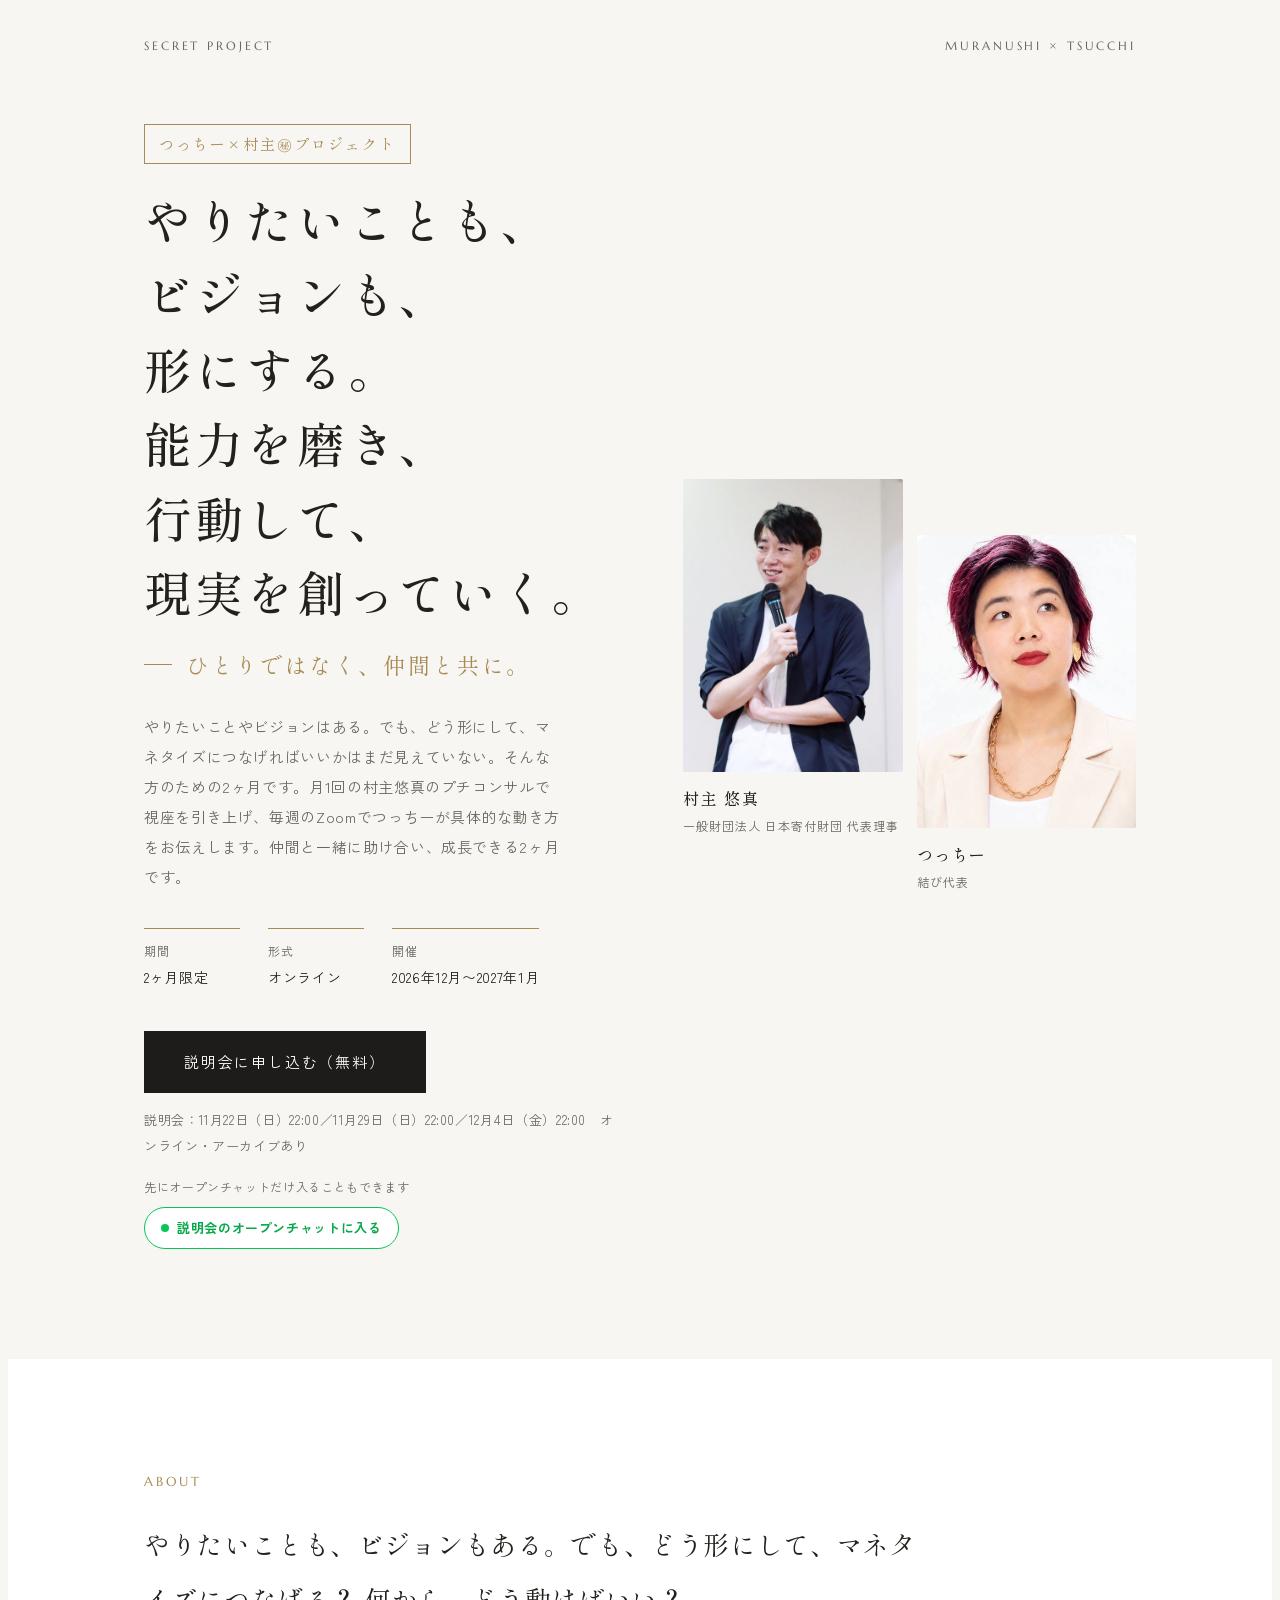
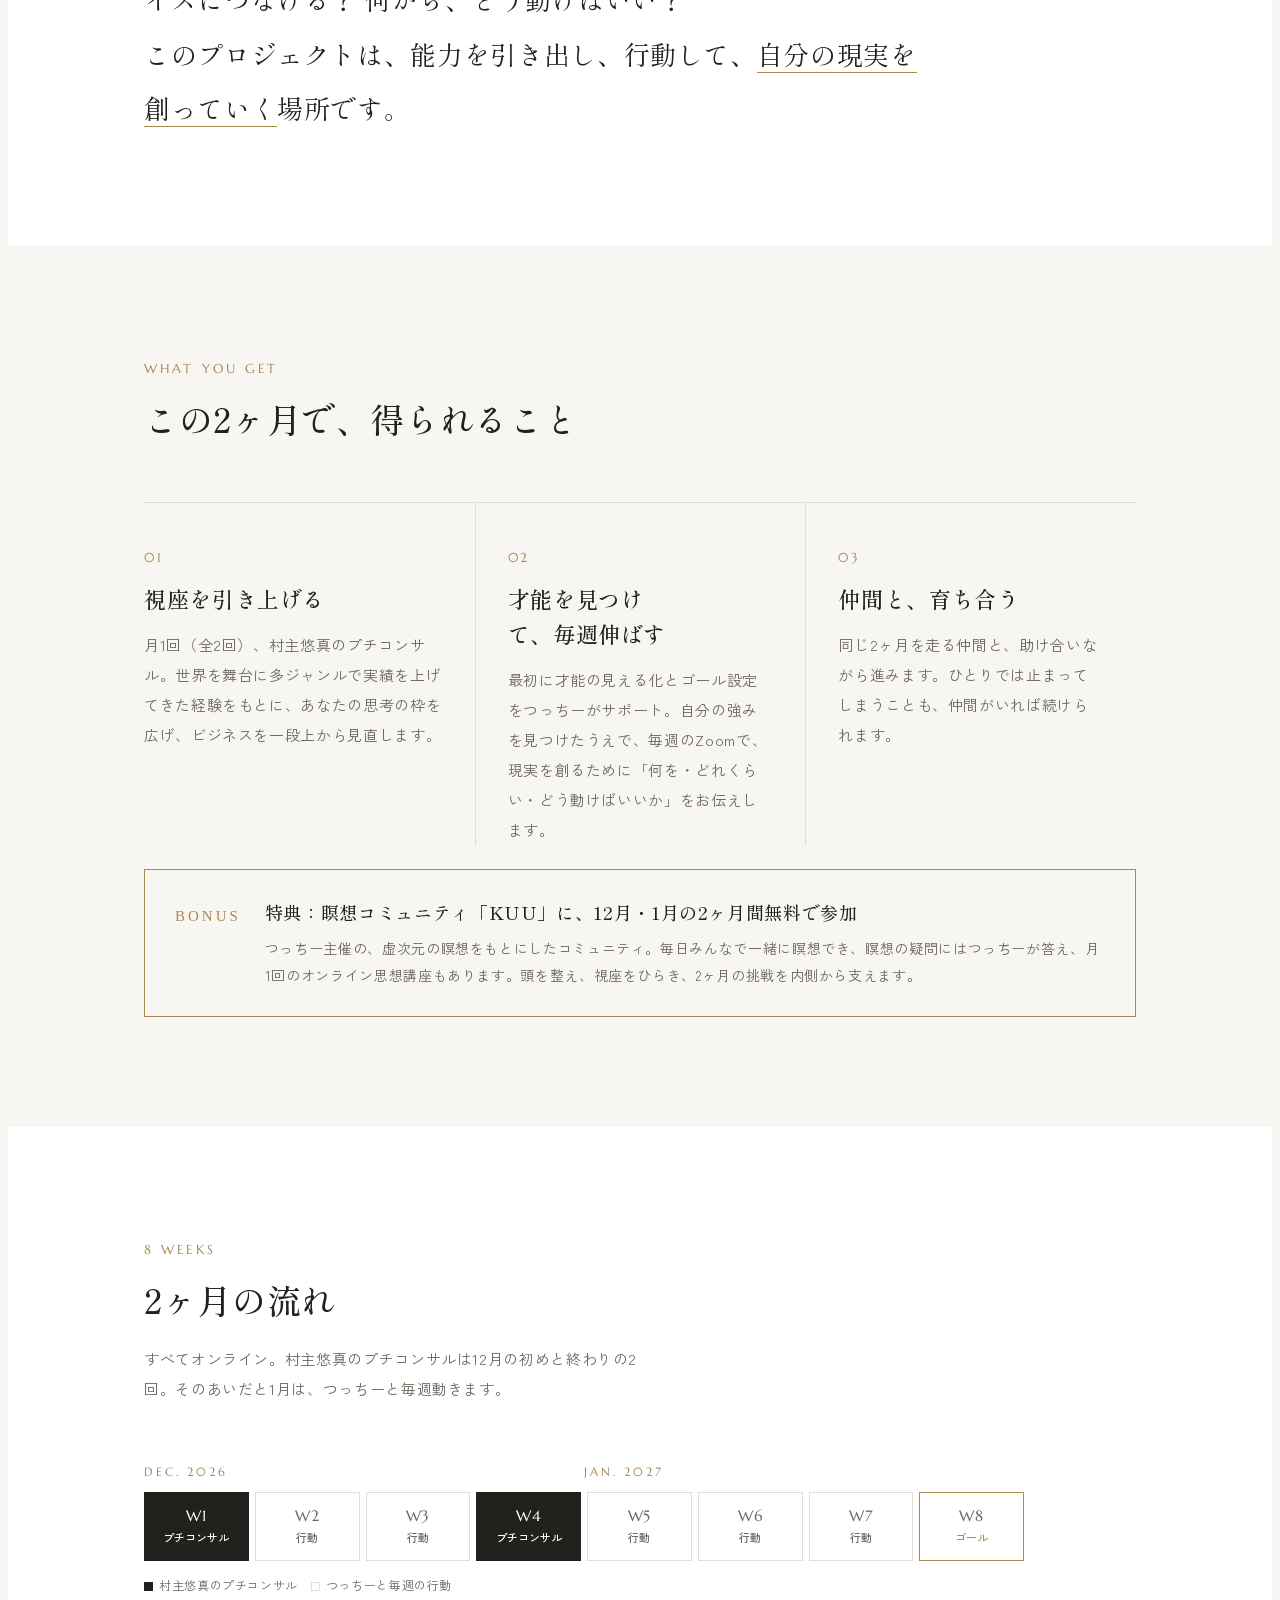
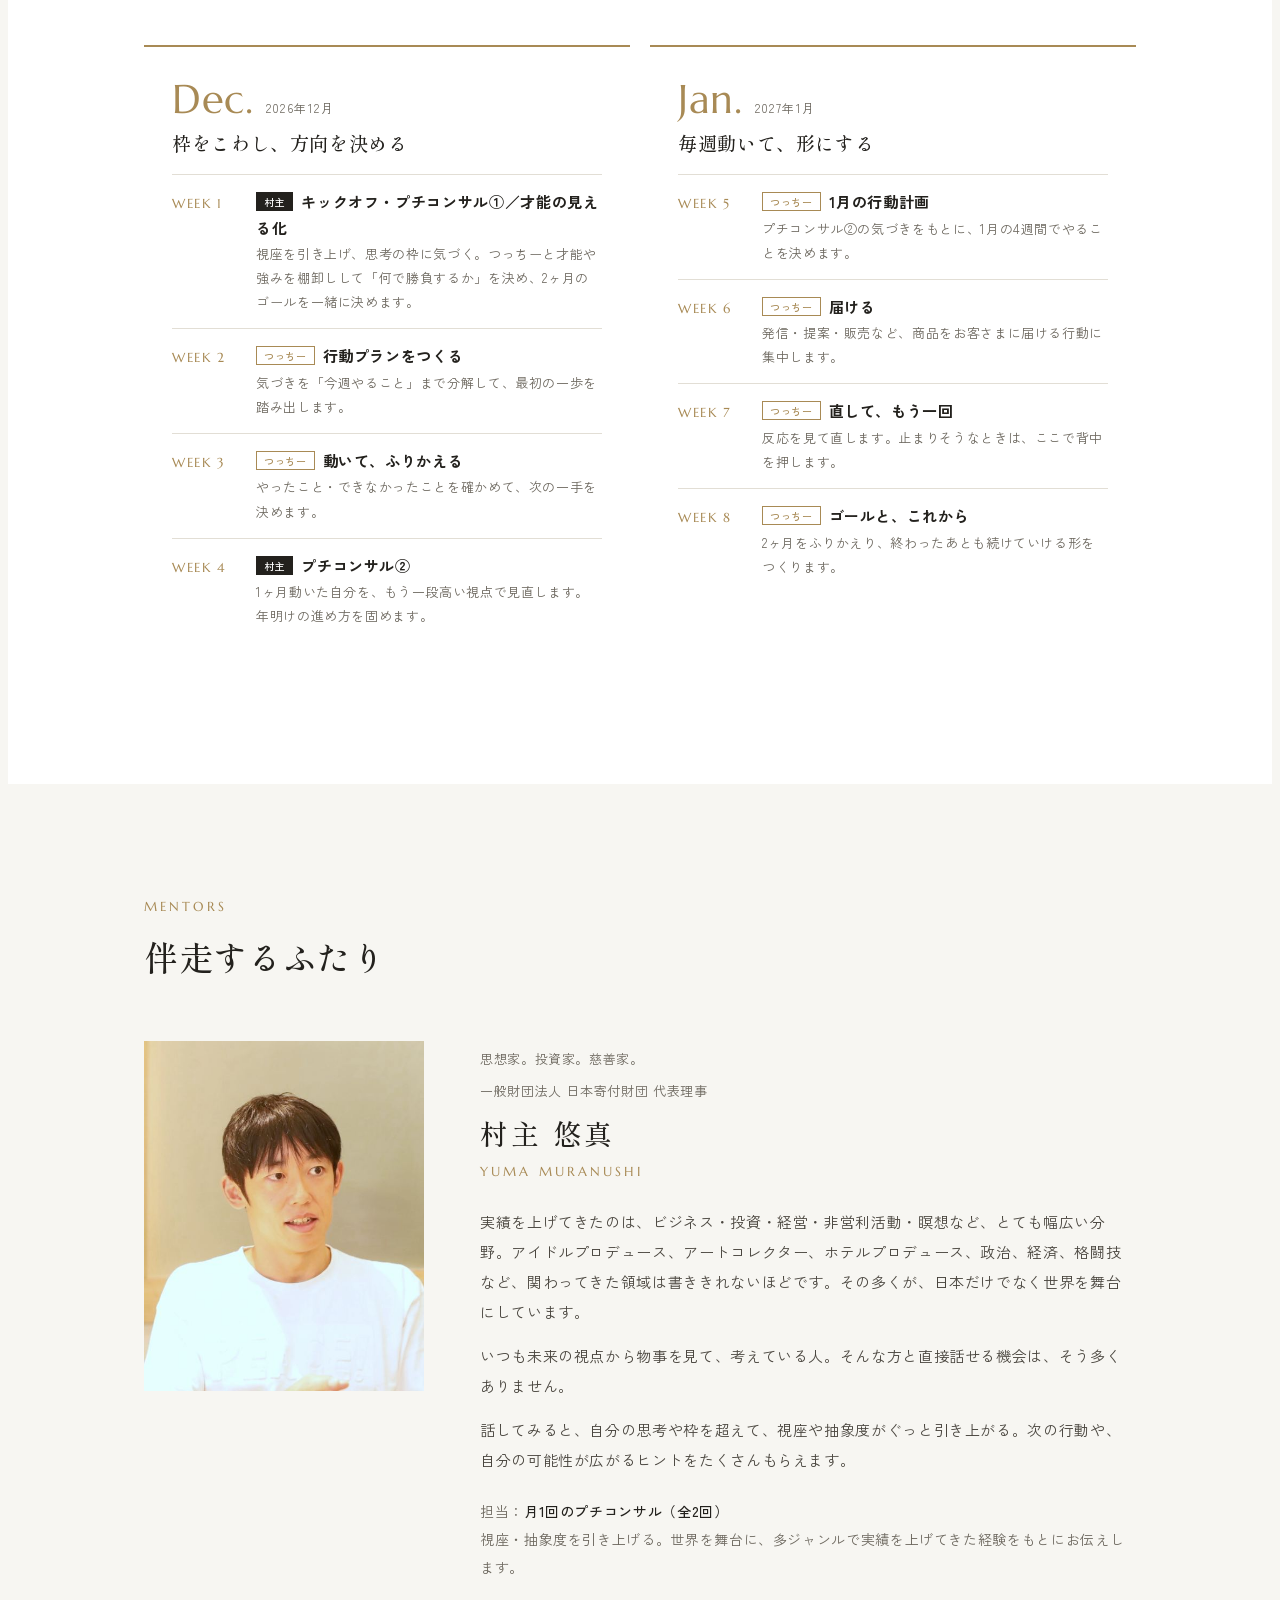
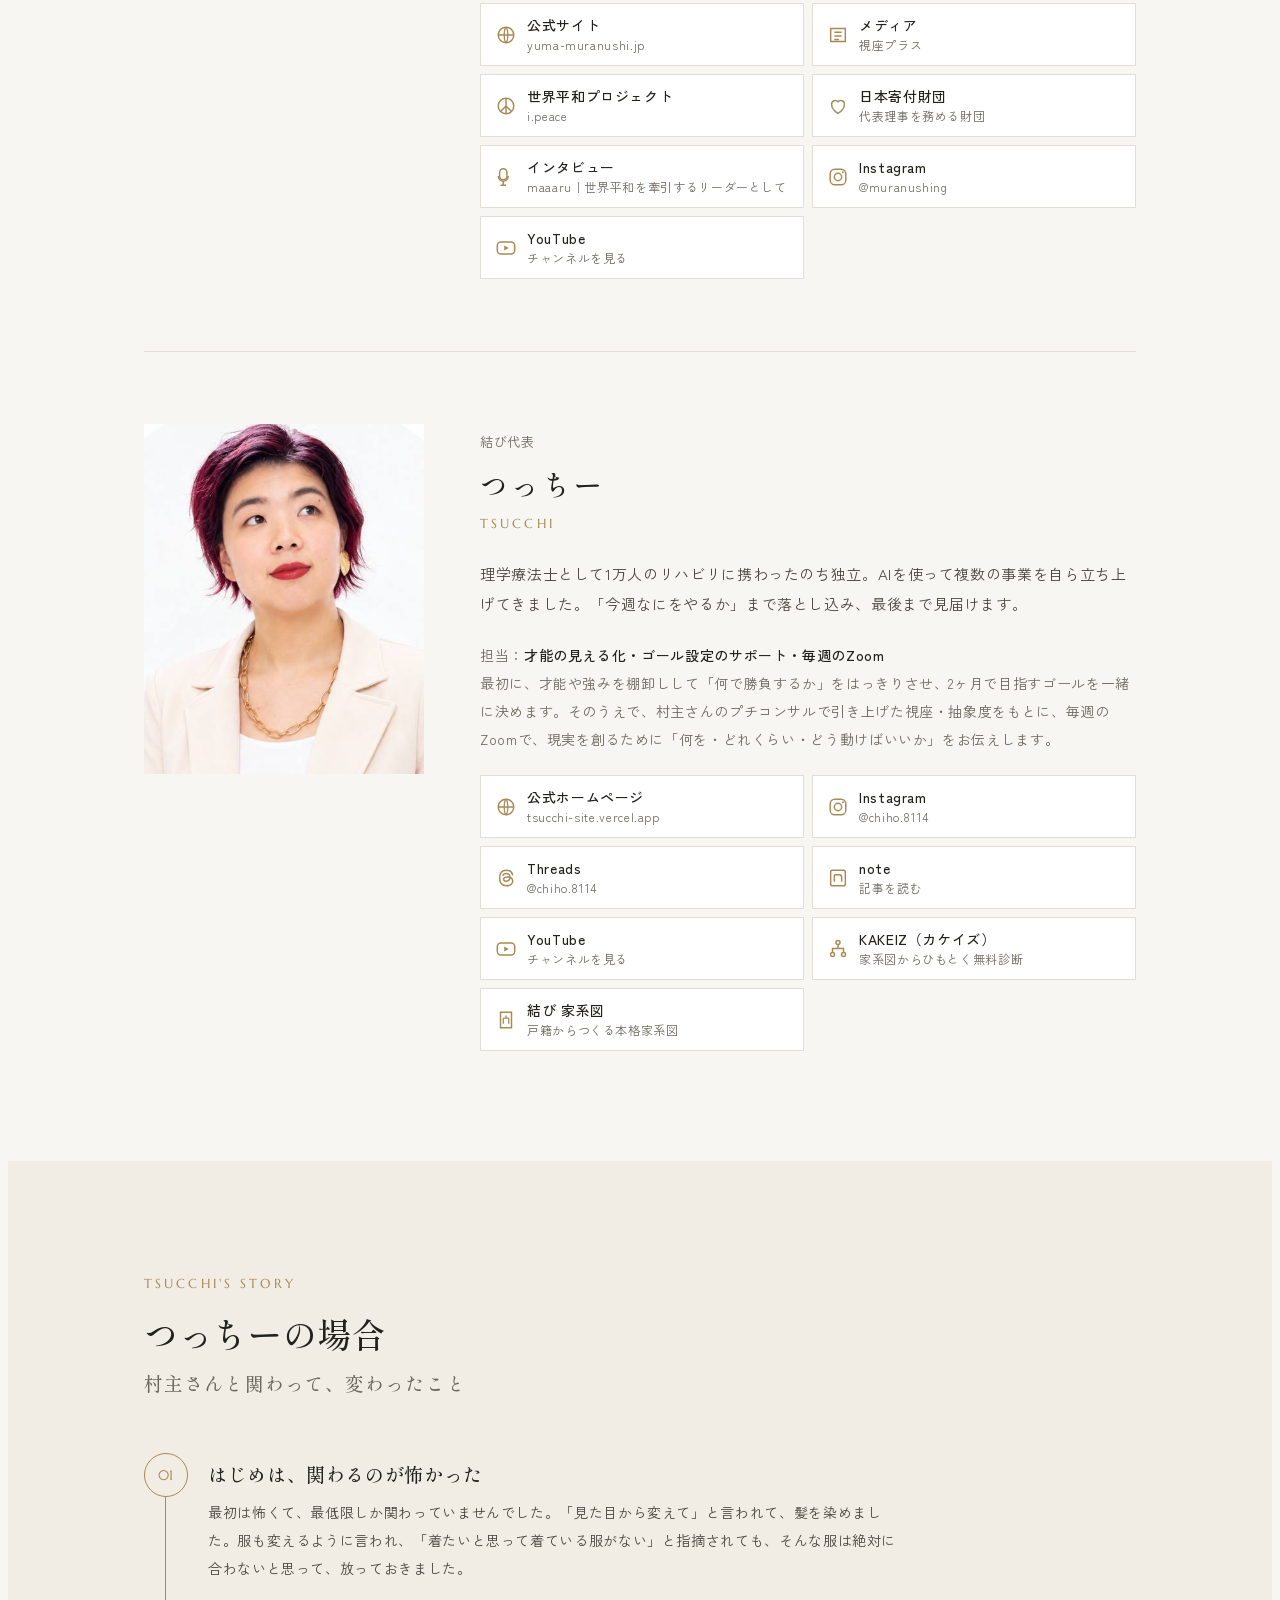
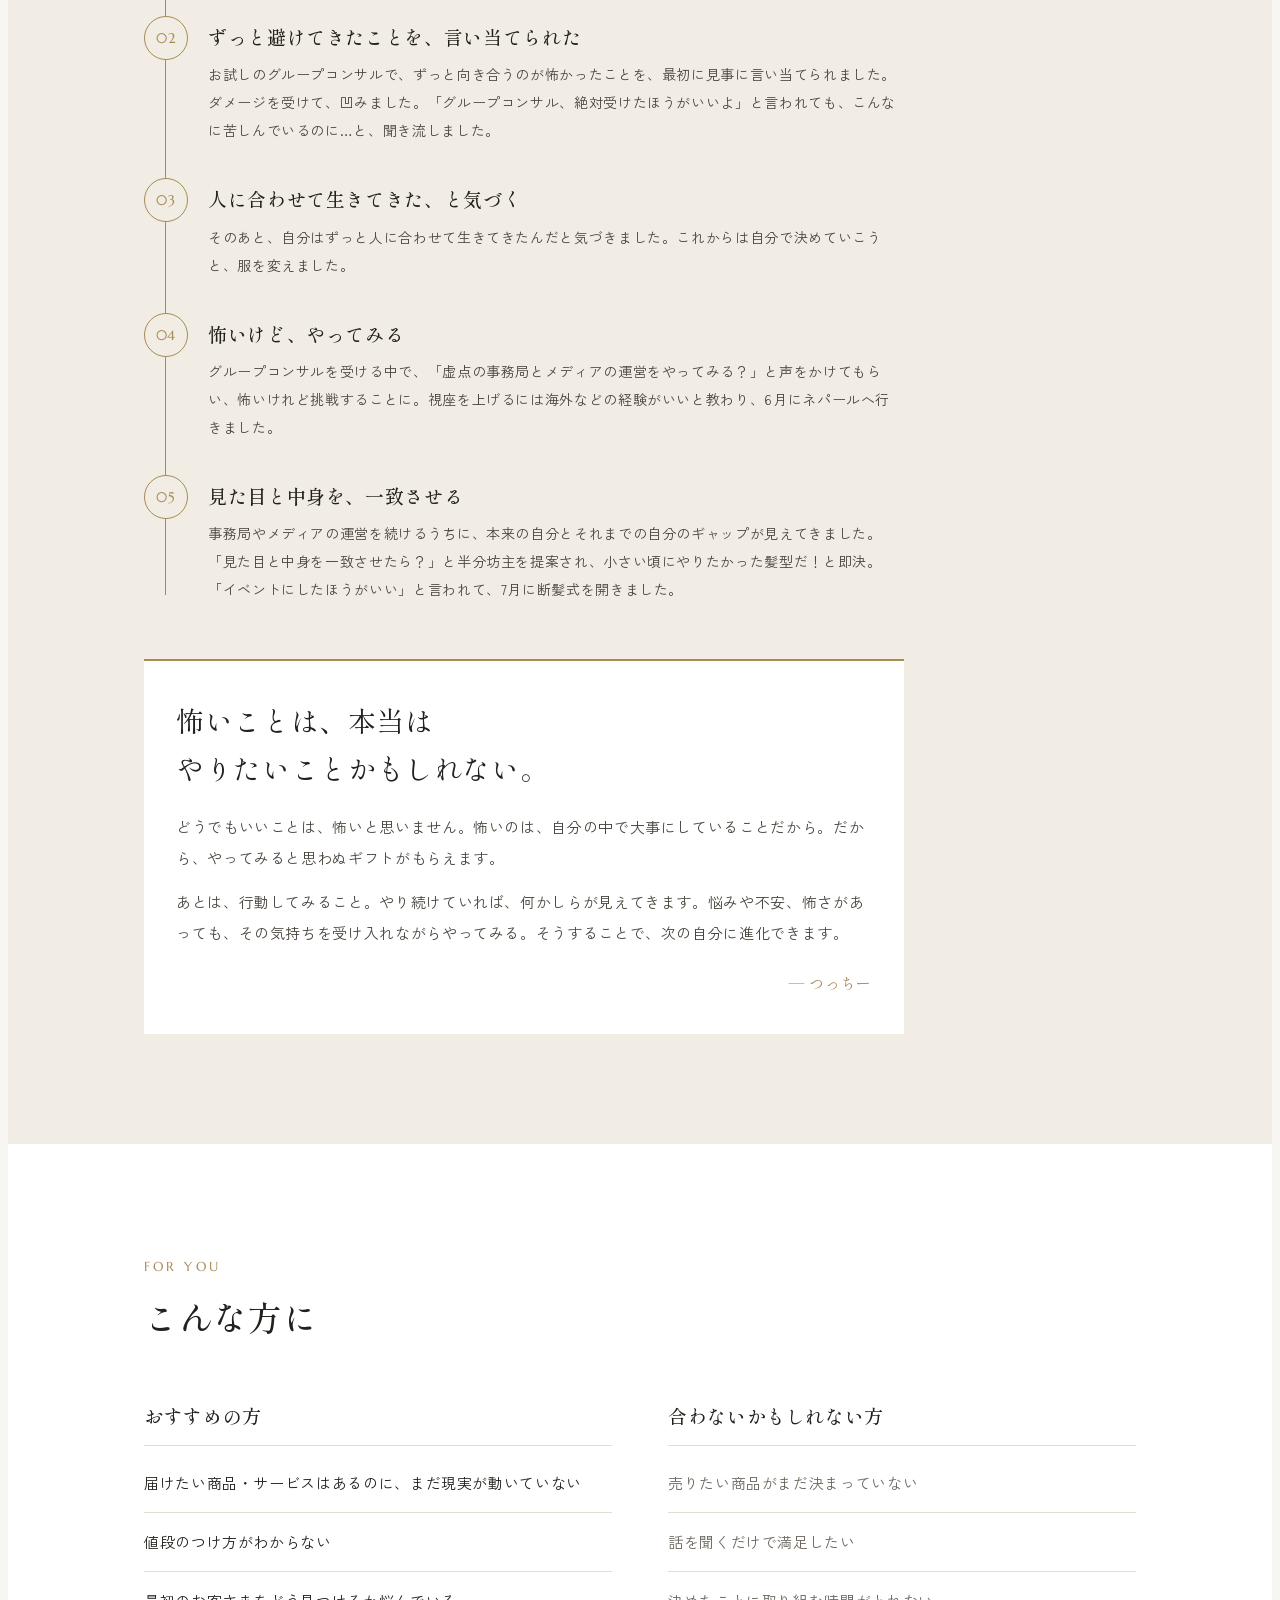
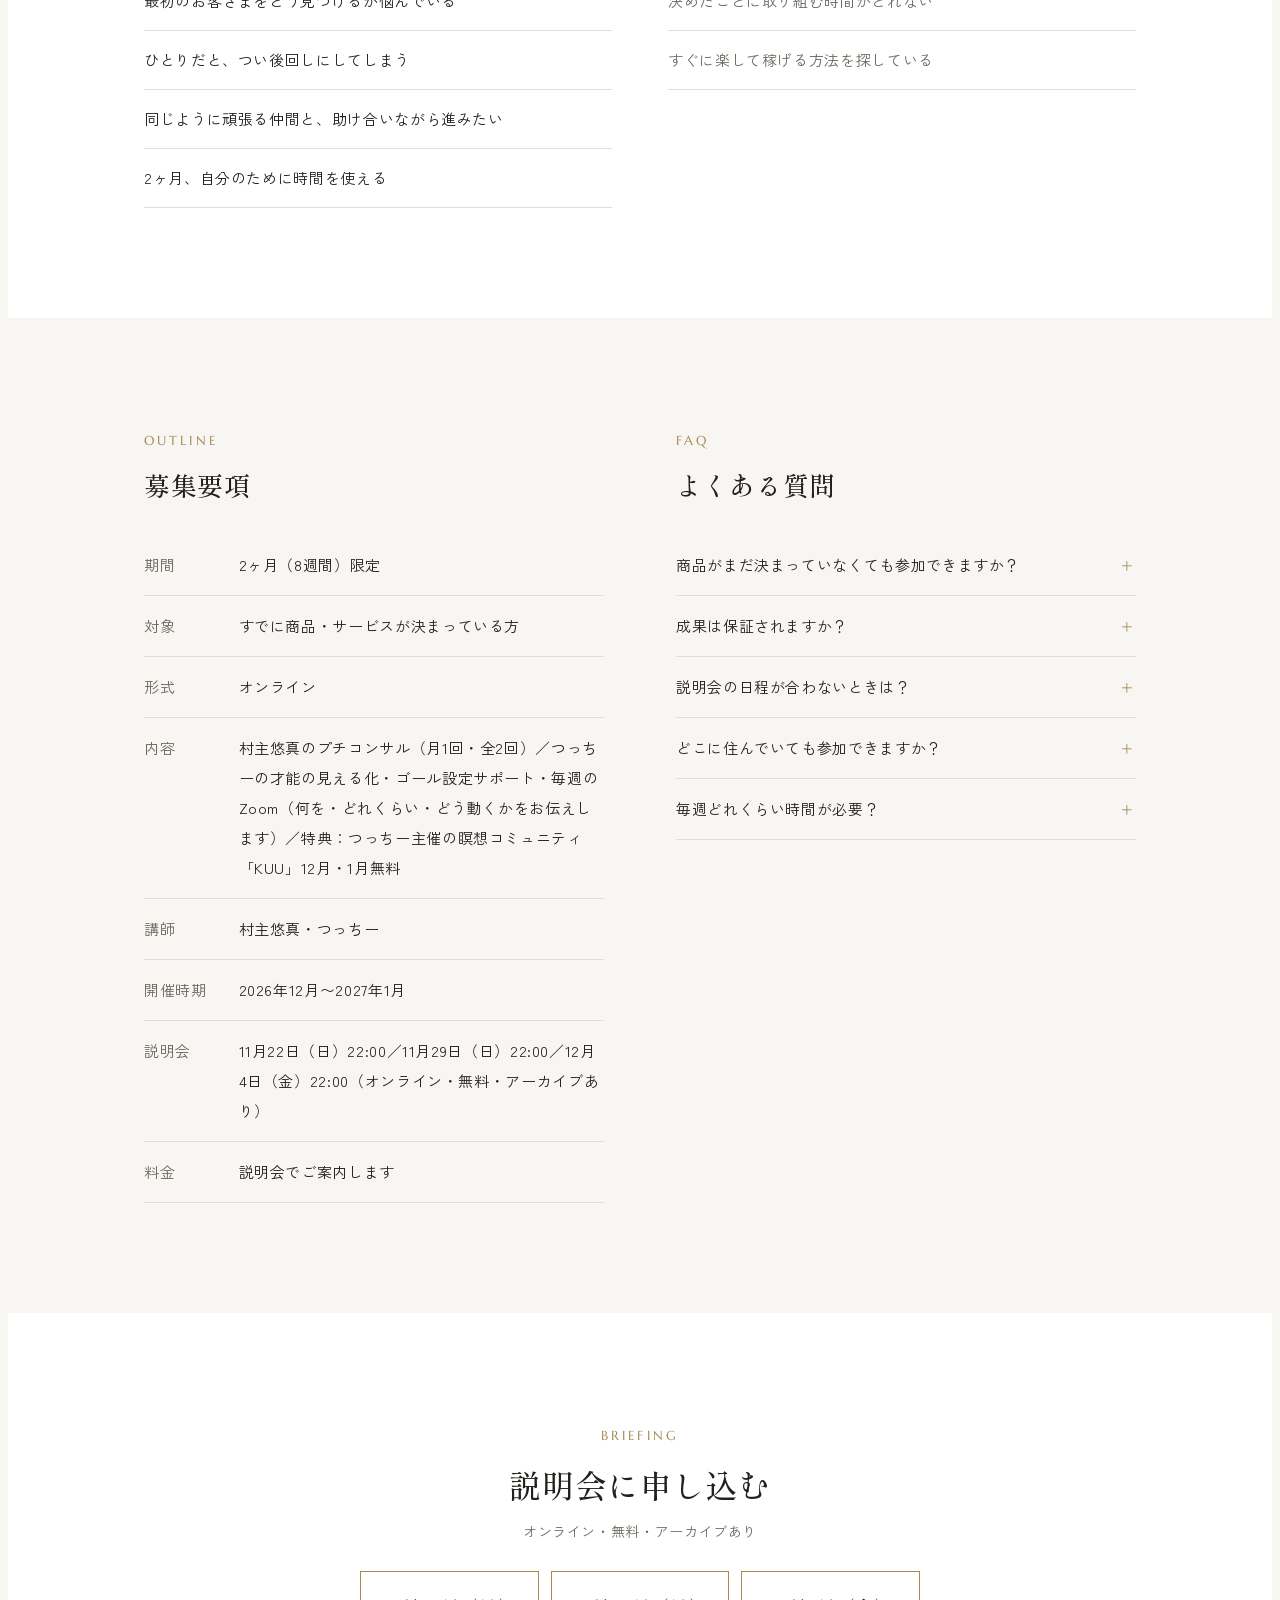
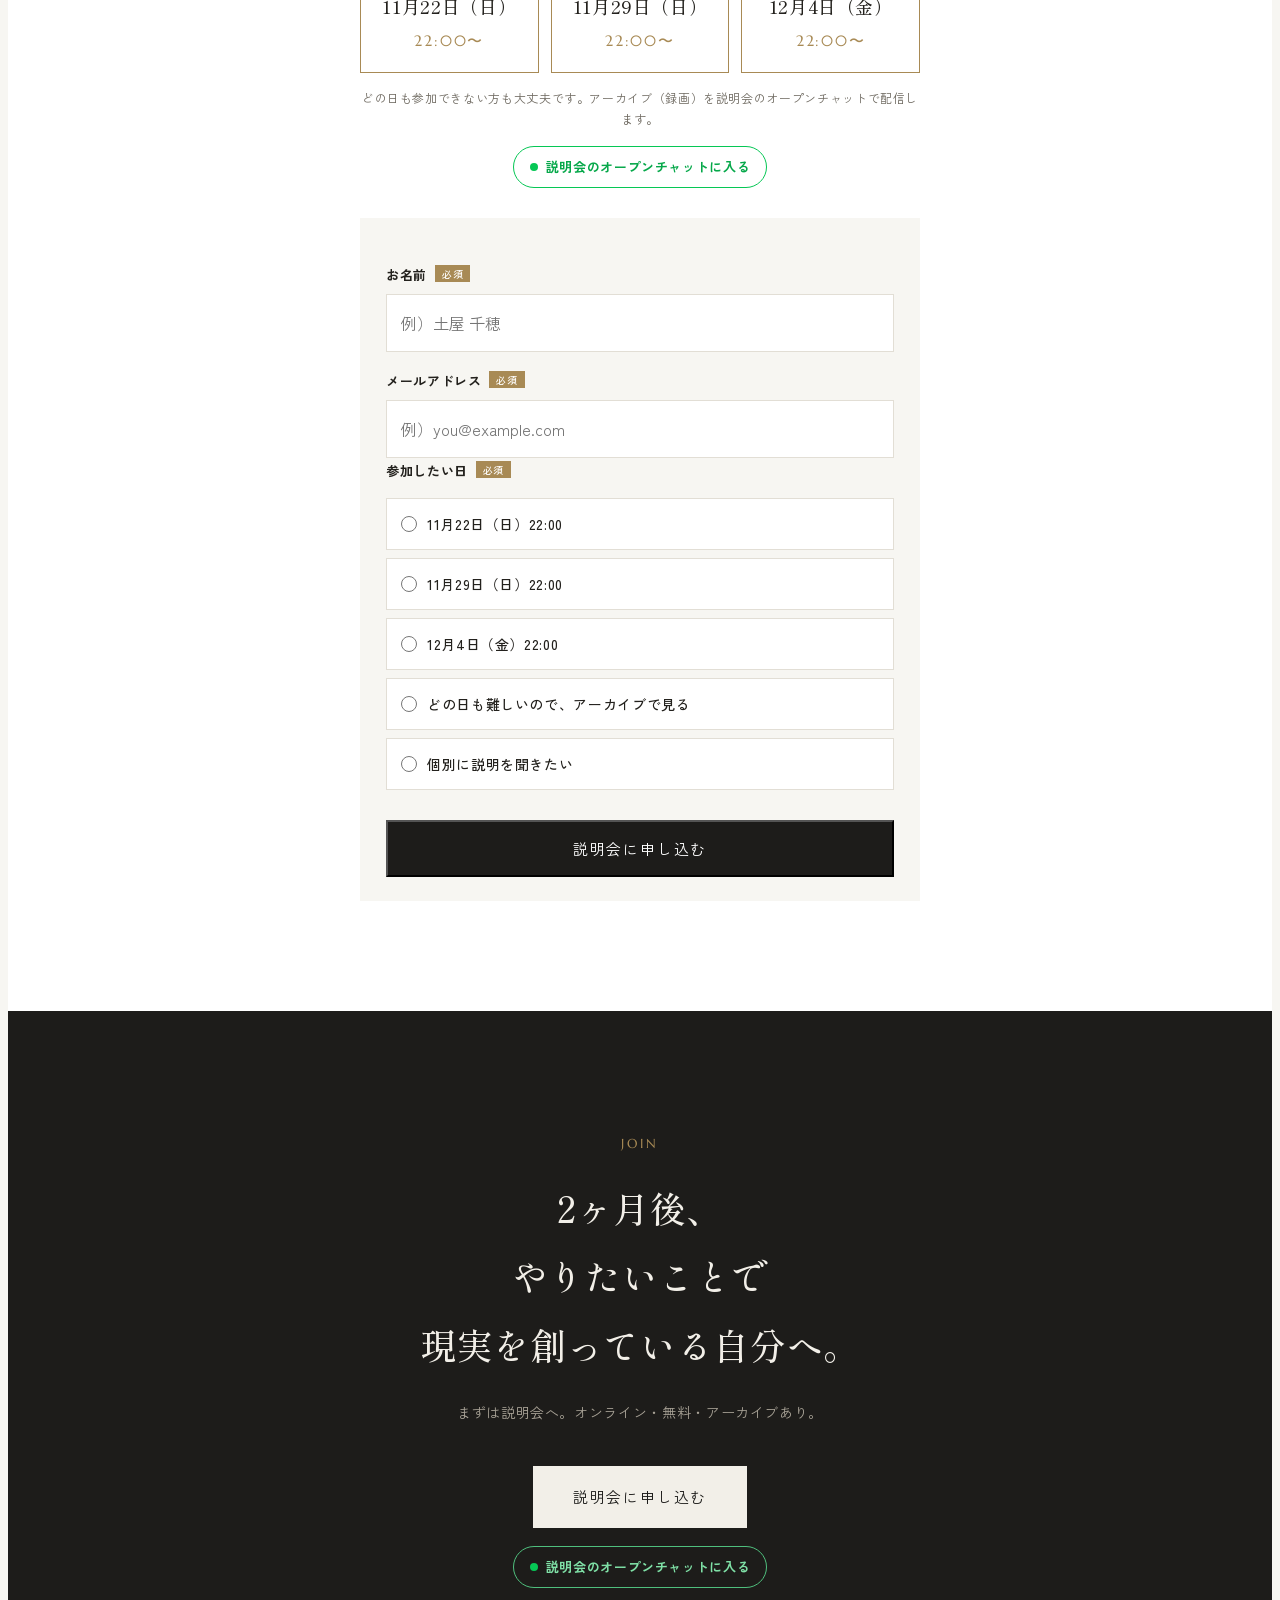
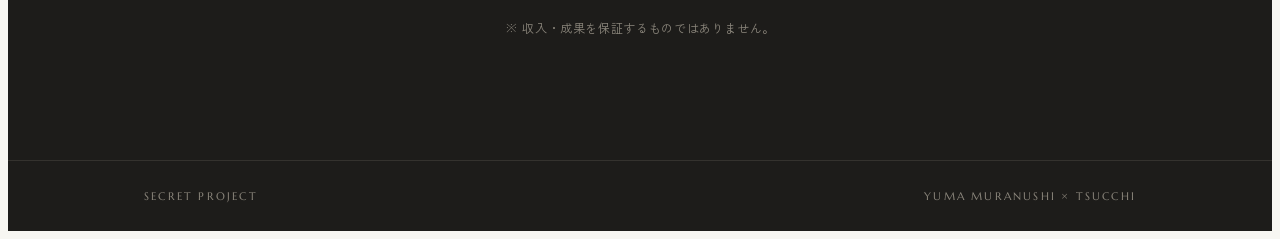
<file: index.html>
<!DOCTYPE html>
<html lang="ja">
<head>
<meta charset="utf-8">
<meta name="viewport" content="width=device-width, initial-scale=1">
<meta name="description" content="つっちー×村主㊙︎プロジェクト。自分のやりたいことやビジョン、マネタイズに向けて、能力と行動で現実を創っていく2ヶ月のオンラインプログラム。">
<meta property="og:title" content="つっちー×村主㊙︎プロジェクト">
<meta property="og:description" content="やりたいことも、ビジョンも、形にする。能力を磨き、行動して、現実を創っていく。ひとりではなく、仲間と共に。2026年12月〜2027年1月の2ヶ月限定・オンライン。">
<meta property="og:type" content="website">
<title>つっちー×村主㊙︎プロジェクト</title>
<link rel="stylesheet" href="https://fonts.googleapis.com/css2?family=Shippori+Mincho:wght@500;600&family=Zen+Kaku+Gothic+New:wght@400;500;700&family=Marcellus&display=swap">
<link rel="stylesheet" href="style.css">

<style>
.brief{background:var(--paper);scroll-margin-top:0}
.bcard{max-width:560px;margin:0 auto;text-align:center}
.bcard h2{font-size:clamp(24px,3.4vw,32px);margin-top:10px}
.bsub{color:var(--sub);font-size:14px;margin-top:6px}
.dates{list-style:none;margin:26px 0 0;padding:0;display:grid;grid-template-columns:repeat(3,1fr);gap:12px}
.dates li{border:1px solid var(--gold);padding:16px 10px;display:flex;flex-direction:column;gap:2px}
.dates b{font-family:var(--min);font-weight:500;font-size:18px}
.dates span{font-family:var(--en);color:var(--gold);letter-spacing:.12em;font-size:15px}
.bnote{font-size:12px;color:var(--sub);margin-top:14px;line-height:1.8}
#brief-form{text-align:left;margin-top:30px;background:var(--bg);padding:28px 26px 24px}
#brief-form label,#brief-form legend{display:block;font-size:13px;font-weight:700;margin:16px 0 6px;padding:0}
#brief-form em{font-style:normal;font-size:10px;font-weight:500;background:var(--gold);color:#fff;padding:1px 7px;margin-left:8px;vertical-align:2px}
#brief-form input[type=text],#brief-form input[type=email]{width:100%;font:inherit;font-size:16px;padding:12px 14px;border:1px solid var(--line);background:#fff;color:var(--ink);border-radius:0}
#brief-form input:focus{outline:none;border-color:var(--gold);box-shadow:0 0 0 3px rgba(168,138,85,.18)}
#brief-form fieldset{border:0;margin:0;padding:0}
#brief-form .opt{display:flex;gap:10px;align-items:center;font-weight:500;font-size:14px;margin:8px 0;background:#fff;border:1px solid var(--line);padding:11px 14px;cursor:pointer}
#brief-form .opt input{accent-color:var(--gold);width:16px;height:16px;margin:0;flex:none}
#brief-form .btn{width:100%;margin-top:22px;cursor:pointer;font-family:inherit;justify-content:center;text-align:center}
#brief-form .btn[disabled]{opacity:.6;pointer-events:none}
.err{color:#a33a2b;font-size:13px;margin-top:12px}
.hp{position:absolute;left:-9999px;width:1px;height:1px;opacity:0}
.done{margin-top:30px;background:var(--bg);padding:32px 24px}
.done h3{font-size:22px;margin:8px 0 12px}
.done p{font-size:14px;line-height:1.9}
.btn.line{background:#06c755;border-color:#06c755;margin-top:20px}
.btn.line:hover,.btn.line:focus-visible{background:#05a948;border-color:#05a948}
@media (max-width:520px){.dates{grid-template-columns:1fr}}
.oc-wrap{display:flex;flex-wrap:wrap;align-items:center;gap:8px 12px;font-size:12px;color:var(--sub);margin-top:16px}
.oc-link{display:inline-flex;align-items:center;gap:8px;color:#06a84a;font-weight:700;font-size:13px;text-decoration:none;border:1px solid #06c755;padding:7px 16px;border-radius:999px;background:#fff}
.oc-link::before{content:"";width:8px;height:8px;border-radius:50%;background:#06c755}
.oc-link:hover,.oc-link:focus-visible{background:#06c755;color:#fff;outline:none}
.oc-link:hover::before{background:#fff}
.oc-link.light{background:transparent;color:#7fe0a6;border-color:#4fbf7d}
.together{font-family:"Shippori Mincho","Hiragino Mincho ProN","Yu Mincho",serif;color:#a88a55;font-size:clamp(17px,2.2vw,22px);letter-spacing:.12em;margin-top:14px;display:flex;align-items:center;gap:14px}
.together::before{content:"";width:28px;height:1px;background:#a88a55;flex:none}
.pname{display:inline-block;font-family:"Shippori Mincho","Hiragino Mincho ProN",serif;font-size:15px;letter-spacing:.14em;color:#a88a55;border:1px solid #a88a55;padding:4px 14px}

.story{background:#f1ede4}
.story .ttl h2 small{display:block;font-size:.55em;color:var(--sub);margin-top:6px;letter-spacing:.06em}
.tl{list-style:none;margin:0;padding:0;position:relative;max-width:760px}
.tl::before{content:"";position:absolute;left:21px;top:8px;bottom:8px;width:1px;background:var(--gold)}
.tl li{display:grid;grid-template-columns:44px 1fr;gap:20px;padding-bottom:34px;position:relative}
.tl li:last-child{padding-bottom:0}
.tl .st{width:44px;height:44px;border-radius:50%;background:#f1ede4;border:1px solid var(--gold);color:var(--gold);font-family:var(--en);font-size:14px;letter-spacing:.06em;display:flex;align-items:center;justify-content:center;position:relative;z-index:1}
.tl li > div{min-width:0;padding-top:6px}
.tl h3{font-size:19px;line-height:1.6;margin:0 0 8px}
.tl p{color:#4a463f;font-size:14px;line-height:2}
.msgbox{max-width:760px;margin-top:56px;background:#fff;border-top:2px solid var(--gold);padding:36px 32px}
.msgbox .lead-q{font-family:var(--min);font-size:clamp(21px,3vw,28px);line-height:1.7;color:var(--ink);margin-bottom:18px}
.msgbox p{color:#4a463f;font-size:15px;line-height:2.1}
.msgbox p + p{margin-top:12px}
.msgbox .sign{text-align:right;font-family:var(--min);color:var(--gold);margin-top:18px}
@media (max-width:600px){.msgbox{padding:28px 22px}.tl li{gap:14px}}

.wkbar{max-width:880px;margin-bottom:48px}
.wkm{display:grid;grid-template-columns:1fr 1fr;font-family:var(--en);letter-spacing:.24em;color:var(--gold);font-size:12px;margin-bottom:8px}
.wkg{display:grid;grid-template-columns:repeat(8,1fr);gap:6px}
.wk2{background:#fff;border:1px solid var(--line);padding:12px 2px;text-align:center;min-width:0}
.wk2 i{display:block;font-style:normal;font-family:var(--en);font-size:15px;color:var(--sub);line-height:1.4}
.wk2 b{display:block;font-size:11px;font-weight:500;color:var(--sub);white-space:nowrap;letter-spacing:0}
.wk2.c{background:#23211d;border-color:#23211d}
.wk2.c i,.wk2.c b{color:#fff}
.wk2.f{border:1.5px solid var(--gold)}
.wk2.f b{color:var(--gold)}
.wkl{font-size:12px;color:var(--sub);margin-top:12px}
.dt{display:inline-block;width:9px;height:9px;border:1px solid var(--line);background:#fff;margin-right:6px;vertical-align:-1px}
.dt.c{background:#23211d;border-color:#23211d}
.months{display:grid;grid-template-columns:1fr 1fr;gap:20px}
.month{background:#fff;padding:32px 28px;min-width:0;border-top:2px solid var(--gold)}
.month .mh{display:flex;align-items:baseline;gap:12px}
.month .mh b{font-family:var(--en);font-size:40px;font-weight:400;color:var(--gold);line-height:1}
.month .mh span{font-size:12px;color:var(--sub);letter-spacing:.12em}
.month h3{font-size:19px;margin:8px 0 16px}
.ms{display:grid;grid-template-columns:70px 1fr;gap:14px;padding:14px 0;border-top:1px solid var(--line)}
.ms .w{font-family:var(--en);font-size:13px;color:var(--gold);letter-spacing:.12em;padding-top:2px}
.ms > div{min-width:0}
.ms .t{font-weight:700;font-size:15px;line-height:1.7}
.ms .d{font-size:13px;color:var(--sub);line-height:1.85;margin-top:2px}
.ms.key .t::before{content:"村主";font-size:10px;font-weight:500;color:#fff;background:#23211d;padding:2px 8px;margin-right:8px;vertical-align:2px}
.ms.tc .t::before{content:"つっちー";font-size:10px;font-weight:500;color:var(--gold);border:1px solid var(--gold);padding:1px 7px;margin-right:8px;vertical-align:2px}
@media (max-width:820px){.wkg{grid-template-columns:repeat(4,1fr)}.wkm{display:none}.months{grid-template-columns:1fr}.wk2 b{font-size:10px}}

.bonus{margin-top:24px;display:flex;gap:24px;align-items:flex-start;padding:28px 30px;border:1px solid #a88a55}
.bonus .ben{font-family:"Cormorant Garamond",serif;color:#a88a55;letter-spacing:.2em;font-size:15px;padding-top:3px;flex:none}
.bonus > div{min-width:0}
.bonus h3{font-family:"Shippori Mincho","Yu Mincho",serif;font-size:18px;font-weight:500;line-height:1.6;margin:0 0 8px}
.bonus p{font-size:14px;color:#6b655b;line-height:1.9;margin:0}
@media (max-width:640px){.bonus{flex-direction:column;gap:8px;padding:22px 20px}.bonus h3{font-size:16px}}
</style>
</head>
<body>


<div class="wrap top"><span>SECRET PROJECT</span><span>MURANUSHI × TSUCCHI</span></div>

<header class="hero"><div class="wrap grid">
  <div>
    <span class="pname">つっちー×村主㊙︎プロジェクト</span>
    <h1 style="margin-top:18px"><span style="white-space:nowrap">やりたいことも、</span><span style="white-space:nowrap">ビジョンも、</span><span style="white-space:nowrap">形にする。</span><br><span style="white-space:nowrap">能力を磨き、</span><span style="white-space:nowrap">行動して、</span><span style="white-space:nowrap">現実を創っていく。</span></h1>
    <p class="together">ひとりではなく、仲間と共に。</p>
    <p class="lead">やりたいことやビジョンはある。でも、どう形にして、マネタイズにつなげればいいかはまだ見えていない。そんな方のための2ヶ月です。月1回の村主悠真のプチコンサルで視座を引き上げ、毎週のZoomでつっちーが具体的な動き方をお伝えします。仲間と一緒に助け合い、成長できる2ヶ月です。</p>
    <div class="meta">
      <div><span>期間</span>2ヶ月限定</div>
      <div><span>形式</span>オンライン</div>
      <div><span>開催</span>2026年12月〜2027年1月</div>
    </div>
    <a class="btn" href="#brief">説明会に申し込む（無料）</a>
    <p style="font-size:13px;color:var(--sub);margin-top:14px">説明会：11月22日（日）22:00／11月29日（日）22:00／12月4日（金）22:00　オンライン・アーカイブあり</p>
    <p class="oc-wrap">先にオープンチャットだけ入ることもできます　<a class="oc-link" href="https://line.me/ti/g2/GYsm-IMVcy-HdyVekUXhbRN8p0aC4tSzVjt2Kg" target="_blank" rel="noopener">説明会のオープンチャットに入る</a></p>
  </div>
  <div class="pair">
    <figure><img src="murasugi.jpg" alt="村主悠真"><figcaption><b>村主 悠真</b>一般財団法人 日本寄付財団 代表理事</figcaption></figure>
    <figure><img src="tsucchi.jpg" alt="つっちー"><figcaption><b>つっちー</b>結び代表</figcaption></figure>
  </div>
</div></header>

<section class="about"><div class="wrap">
  <span class="en">ABOUT</span>
  <p class="msg" style="margin-top:22px">やりたいことも、ビジョンもある。でも、どう形にして、マネタイズにつなげる？ 何から、どう動けばいい？<br>このプロジェクトは、能力を引き出し、行動して、<em>自分の現実を創っていく</em>場所です。</p>
</div></section>

<section><div class="wrap">
  <div class="ttl"><span class="en">WHAT YOU GET</span><h2>この2ヶ月で、得られること</h2></div>
  <div class="three">
    <div><span class="no">01</span><h3>視座を引き上げる</h3><p>月1回（全2回）、村主悠真のプチコンサル。世界を舞台に多ジャンルで実績を上げてきた経験をもとに、あなたの思考の枠を広げ、ビジネスを一段上から見直します。</p></div>
    <div><span class="no">02</span><h3>才能を見つけて、毎週伸ばす</h3><p>最初に才能の見える化とゴール設定をつっちーがサポート。自分の強みを見つけたうえで、毎週のZoomで、現実を創るために「何を・どれくらい・どう動けばいいか」をお伝えします。</p></div>
    <div><span class="no">03</span><h3>仲間と、育ち合う</h3><p>同じ2ヶ月を走る仲間と、助け合いながら進みます。ひとりでは止まってしまうことも、仲間がいれば続けられます。</p></div>
  </div>
  <div class="bonus"><span class="ben">BONUS</span><div><h3>特典：瞑想コミュニティ「KUU」に、12月・1月の2ヶ月間無料で参加</h3><p>つっちー主催の、虚次元の瞑想をもとにしたコミュニティ。毎日みんなで一緒に瞑想でき、瞑想の疑問にはつっちーが答え、月1回のオンライン思想講座もあります。頭を整え、視座をひらき、2ヶ月の挑戦を内側から支えます。</p></div></div>
</div></section>

<section class="flow" id="flow"><div class="wrap">
  <div class="ttl"><span class="en">8 WEEKS</span><h2>2ヶ月の流れ</h2><p>すべてオンライン。村主悠真のプチコンサルは12月の初めと終わりの2回。そのあいだと1月は、つっちーと毎週動きます。</p></div>
  <div class="wkbar">
    <div class="wkm"><span>DEC. 2026</span><span>JAN. 2027</span></div>
    <div class="wkg">
      <div class="wk2 c"><i>W1</i><b>プチコンサル</b></div>
      <div class="wk2"><i>W2</i><b>行動</b></div>
      <div class="wk2"><i>W3</i><b>行動</b></div>
      <div class="wk2 c"><i>W4</i><b>プチコンサル</b></div>
      <div class="wk2"><i>W5</i><b>行動</b></div>
      <div class="wk2"><i>W6</i><b>行動</b></div>
      <div class="wk2"><i>W7</i><b>行動</b></div>
      <div class="wk2 f"><i>W8</i><b>ゴール</b></div>
    </div>
    <p class="wkl"><span class="dt c"></span>村主悠真のプチコンサル　<span class="dt"></span>つっちーと毎週の行動</p>
  </div>
  <div class="months">
    <div class="month">
      <div class="mh"><b>Dec.</b><span>2026年12月</span></div>
      <h3>枠をこわし、方向を決める</h3>
      <div class="ms key"><span class="w">WEEK 1</span><div><p class="t">キックオフ・プチコンサル①／才能の見える化</p><p class="d">視座を引き上げ、思考の枠に気づく。つっちーと才能や強みを棚卸しして「何で勝負するか」を決め、2ヶ月のゴールを一緒に決めます。</p></div></div>
      <div class="ms tc"><span class="w">WEEK 2</span><div><p class="t">行動プランをつくる</p><p class="d">気づきを「今週やること」まで分解して、最初の一歩を踏み出します。</p></div></div>
      <div class="ms tc"><span class="w">WEEK 3</span><div><p class="t">動いて、ふりかえる</p><p class="d">やったこと・できなかったことを確かめて、次の一手を決めます。</p></div></div>
      <div class="ms key"><span class="w">WEEK 4</span><div><p class="t">プチコンサル②</p><p class="d">1ヶ月動いた自分を、もう一段高い視点で見直します。年明けの進め方を固めます。</p></div></div>
    </div>
    <div class="month">
      <div class="mh"><b>Jan.</b><span>2027年1月</span></div>
      <h3>毎週動いて、形にする</h3>
      <div class="ms tc"><span class="w">WEEK 5</span><div><p class="t">1月の行動計画</p><p class="d">プチコンサル②の気づきをもとに、1月の4週間でやることを決めます。</p></div></div>
      <div class="ms tc"><span class="w">WEEK 6</span><div><p class="t">届ける</p><p class="d">発信・提案・販売など、商品をお客さまに届ける行動に集中します。</p></div></div>
      <div class="ms tc"><span class="w">WEEK 7</span><div><p class="t">直して、もう一回</p><p class="d">反応を見て直します。止まりそうなときは、ここで背中を押します。</p></div></div>
      <div class="ms tc"><span class="w">WEEK 8</span><div><p class="t">ゴールと、これから</p><p class="d">2ヶ月をふりかえり、終わったあとも続けていける形をつくります。</p></div></div>
    </div>
  </div>
</div></section>

<section id="mentors"><div class="wrap">
  <div class="ttl"><span class="en">MENTORS</span><h2>伴走するふたり</h2></div>
  <div class="mentor m">
    <img src="murasugi2.jpg" alt="村主悠真">
    <div>
      <span class="role">思想家。投資家。慈善家。<br>一般財団法人 日本寄付財団 代表理事</span>
      <h3>村主 悠真</h3><span class="en">YUMA MURANUSHI</span>
      <p>実績を上げてきたのは、ビジネス・投資・経営・非営利活動・瞑想など、とても幅広い分野。アイドルプロデュース、アートコレクター、ホテルプロデュース、政治、経済、格闘技など、関わってきた領域は書ききれないほどです。その多くが、日本だけでなく世界を舞台にしています。</p>
      <p style="margin-top:14px">いつも未来の視点から物事を見て、考えている人。そんな方と直接話せる機会は、そう多くありません。</p>
      <p style="margin-top:14px">話してみると、自分の思考や枠を超えて、視座や抽象度がぐっと引き上がる。次の行動や、自分の可能性が広がるヒントをたくさんもらえます。</p>
      <p class="part">担当：<b>月1回のプチコンサル（全2回）</b><br>視座・抽象度を引き上げる。世界を舞台に、多ジャンルで実績を上げてきた経験をもとにお伝えします。</p>
      <div class="sns">
     <a href="https://yuma-muranushi.jp/" target="_blank" rel="noopener"><svg viewBox="0 0 24 24"><circle cx="12" cy="12" r="8.5" fill="none" stroke="currentColor" stroke-width="1.6"/><path d="M3.5 12h17M12 3.5c2.6 2.6 2.6 14.4 0 17M12 3.5c-2.6 2.6-2.6 14.4 0 17" fill="none" stroke="currentColor" stroke-width="1.4"/></svg><span><b>公式サイト</b>yuma-muranushi.jp</span></a>
     <a href="https://iii-iii.com/i.media/" target="_blank" rel="noopener"><svg viewBox="0 0 24 24"><path d="M4 5h16v14H4z M8 9h8 M8 13h8 M8 17h5" fill="none" stroke="currentColor" stroke-width="1.6"/></svg><span><b>メディア</b>視座プラス</span></a>
     <a href="https://iii-iii.com/i.peace/" target="_blank" rel="noopener"><svg viewBox="0 0 24 24"><circle cx="12" cy="12" r="8.5" fill="none" stroke="currentColor" stroke-width="1.6"/><path d="M12 3.5v17M12 12l-6 6M12 12l6 6" fill="none" stroke="currentColor" stroke-width="1.6"/></svg><span><b>世界平和プロジェクト</b>i.peace</span></a>
     <a href="https://nippon-donation.org/" target="_blank" rel="noopener"><svg viewBox="0 0 24 24"><path d="M12 20s-7-4.4-7-10a4 4 0 0 1 7-2.6A4 4 0 0 1 19 10c0 5.6-7 10-7 10z" fill="none" stroke="currentColor" stroke-width="1.6"/></svg><span><b>日本寄付財団</b>代表理事を務める財団</span></a>
     <a href="https://maaaru.org/news/3703/" target="_blank" rel="noopener"><svg viewBox="0 0 24 24"><rect x="5" y="3" width="8" height="12" rx="4" fill="none" stroke="currentColor" stroke-width="1.6"/><path d="M3.5 11a5.5 5.5 0 0 0 11 0M9 16.5V21M6 21h6" fill="none" stroke="currentColor" stroke-width="1.6"/></svg><span><b>インタビュー</b>maaaru｜世界平和を牽引するリーダーとして</span></a>
     <a href="https://www.instagram.com/muranushing" target="_blank" rel="noopener"><svg viewBox="0 0 24 24"><rect x="3.5" y="3.5" width="17" height="17" rx="5" fill="none" stroke="currentColor" stroke-width="1.6"/><circle cx="12" cy="12" r="4" fill="none" stroke="currentColor" stroke-width="1.6"/><circle cx="17.3" cy="6.7" r="1.1" fill="currentColor"/></svg><span><b>Instagram</b>@muranushing</span></a>
     <a href="https://www.youtube.com/@peace-peace-peace-peace" target="_blank" rel="noopener"><svg viewBox="0 0 24 24"><rect x="2.5" y="5.5" width="19" height="13" rx="4" fill="none" stroke="currentColor" stroke-width="1.6"/><path d="M10 9.2v5.6l5-2.8z" fill="currentColor"/></svg><span><b>YouTube</b>チャンネルを見る</span></a>
    </div>
    </div>
  </div>
  <div class="mentor">
    <img src="tsucchi.jpg" alt="つっちー">
    <div>
      <span class="role">結び代表</span>
      <h3>つっちー</h3><span class="en">TSUCCHI</span>
      <p>理学療法士として1万人のリハビリに携わったのち独立。AIを使って複数の事業を自ら立ち上げてきました。「今週なにをやるか」まで落とし込み、最後まで見届けます。</p>
      <p class="part">担当：<b>才能の見える化・ゴール設定のサポート・毎週のZoom</b><br>最初に、才能や強みを棚卸しして「何で勝負するか」をはっきりさせ、2ヶ月で目指すゴールを一緒に決めます。そのうえで、村主さんのプチコンサルで引き上げた視座・抽象度をもとに、毎週のZoomで、現実を創るために「何を・どれくらい・どう動けばいいか」をお伝えします。</p>
      <div class="sns">
     <a href="https://tsucchi-site.vercel.app" target="_blank" rel="noopener"><svg viewBox="0 0 24 24"><circle cx="12" cy="12" r="8.5" fill="none" stroke="currentColor" stroke-width="1.6"/><path d="M3.5 12h17M12 3.5c2.6 2.6 2.6 14.4 0 17M12 3.5c-2.6 2.6-2.6 14.4 0 17" fill="none" stroke="currentColor" stroke-width="1.4"/></svg><span><b>公式ホームページ</b>tsucchi-site.vercel.app</span></a>
     <a href="https://www.instagram.com/chiho.8114" target="_blank" rel="noopener"><svg viewBox="0 0 24 24"><rect x="3.5" y="3.5" width="17" height="17" rx="5" fill="none" stroke="currentColor" stroke-width="1.6"/><circle cx="12" cy="12" r="4" fill="none" stroke="currentColor" stroke-width="1.6"/><circle cx="17.3" cy="6.7" r="1.1" fill="currentColor"/></svg><span><b>Instagram</b>@chiho.8114</span></a>
     <a href="https://www.threads.com/@chiho.8114" target="_blank" rel="noopener"><svg viewBox="0 0 24 24"><path d="M16.5 11.2c-.2-2.6-1.8-4-4.3-4-1.6 0-2.9.7-3.6 1.9M16.5 11.2c1.9.9 3 2.4 2.8 4.3-.3 3-3.2 5-7 5-4.4 0-7.3-3-7.3-8.5S7.9 3.5 12.3 3.5c3.6 0 6 1.8 6.9 4.9M16.5 11.2c-3.4-.9-7.3-.3-7.1 2.4.2 2.4 4.6 2.6 6.1.3.6-.9 1-1.7 1-2.7" fill="none" stroke="currentColor" stroke-width="1.6" stroke-linecap="round"/></svg><span><b>Threads</b>@chiho.8114</span></a>
     <a href="https://note.com/kai8114" target="_blank" rel="noopener"><svg viewBox="0 0 24 24"><rect x="4" y="3.5" width="16" height="17" rx="2" fill="none" stroke="currentColor" stroke-width="1.6"/><path d="M8 16V9.5c0-.6.4-1 1-1h4.5c1.4 0 2.5 1.1 2.5 2.5V16" fill="none" stroke="currentColor" stroke-width="1.6"/></svg><span><b>note</b>記事を読む</span></a>
     <a href="https://www.youtube.com/channel/UCuIiBZiDcd96rM-FI7UAGIQ" target="_blank" rel="noopener"><svg viewBox="0 0 24 24"><rect x="2.5" y="5.5" width="19" height="13" rx="4" fill="none" stroke="currentColor" stroke-width="1.6"/><path d="M10 9.2v5.6l5-2.8z" fill="currentColor"/></svg><span><b>YouTube</b>チャンネルを見る</span></a>
     <a href="https://kakeiz-plus.vercel.app/lp" target="_blank" rel="noopener"><svg viewBox="0 0 24 24"><circle cx="12" cy="5" r="2.2" fill="none" stroke="currentColor" stroke-width="1.6"/><circle cx="6" cy="18" r="2.2" fill="none" stroke="currentColor" stroke-width="1.6"/><circle cx="18" cy="18" r="2.2" fill="none" stroke="currentColor" stroke-width="1.6"/><path d="M12 7.2v4.3M6 15.8V11.5h12v4.3" fill="none" stroke="currentColor" stroke-width="1.6"/></svg><span><b>KAKEIZ（カケイズ）</b>家系図からひもとく無料診断</span></a>
     <a href="https://musubi-kakeizu.vercel.app" target="_blank" rel="noopener"><svg viewBox="0 0 24 24"><path d="M6 3.5h12v17H6z" fill="none" stroke="currentColor" stroke-width="1.6"/><path d="M12 7v3M9 10h6M9 10v3M15 10v3M9 13v3M15 13v3" fill="none" stroke="currentColor" stroke-width="1.4"/></svg><span><b>結び 家系図</b>戸籍からつくる本格家系図</span></a>
    </div>
    </div>
  </div>
</div></section>

<section class="story" id="story"><div class="wrap">
  <div class="ttl"><span class="en">TSUCCHI'S STORY</span><h2>つっちーの場合<br><small>村主さんと関わって、変わったこと</small></h2></div>
  <ol class="tl">
    <li><span class="st">01</span><div><h3>はじめは、関わるのが怖かった</h3><p>最初は怖くて、最低限しか関わっていませんでした。「見た目から変えて」と言われて、髪を染めました。服も変えるように言われ、「着たいと思って着ている服がない」と指摘されても、そんな服は絶対に合わないと思って、放っておきました。</p></div></li>
    <li><span class="st">02</span><div><h3>ずっと避けてきたことを、言い当てられた</h3><p>お試しのグループコンサルで、ずっと向き合うのが怖かったことを、最初に見事に言い当てられました。ダメージを受けて、凹みました。「グループコンサル、絶対受けたほうがいいよ」と言われても、こんなに苦しんでいるのに…と、聞き流しました。</p></div></li>
    <li><span class="st">03</span><div><h3>人に合わせて生きてきた、と気づく</h3><p>そのあと、自分はずっと人に合わせて生きてきたんだと気づきました。これからは自分で決めていこうと、服を変えました。</p></div></li>
    <li><span class="st">04</span><div><h3>怖いけど、やってみる</h3><p>グループコンサルを受ける中で、「虚点の事務局とメディアの運営をやってみる？」と声をかけてもらい、怖いけれど挑戦することに。視座を上げるには海外などの経験がいいと教わり、6月にネパールへ行きました。</p></div></li>
    <li><span class="st">05</span><div><h3>見た目と中身を、一致させる</h3><p>事務局やメディアの運営を続けるうちに、本来の自分とそれまでの自分のギャップが見えてきました。「見た目と中身を一致させたら？」と半分坊主を提案され、小さい頃にやりたかった髪型だ！と即決。「イベントにしたほうがいい」と言われて、7月に断髪式を開きました。</p></div></li>
  </ol>
  <div class="msgbox">
    <p class="lead-q">怖いことは、本当は<br>やりたいことかもしれない。</p>
    <p>どうでもいいことは、怖いと思いません。怖いのは、自分の中で大事にしていることだから。だから、やってみると思わぬギフトがもらえます。</p>
    <p>あとは、行動してみること。やり続けていれば、何かしらが見えてきます。悩みや不安、怖さがあっても、その気持ちを受け入れながらやってみる。そうすることで、次の自分に進化できます。</p>
    <p class="sign">― つっちー</p>
  </div>
</div></section>

<section class="fitwrap"><div class="wrap">
  <div class="ttl"><span class="en">FOR YOU</span><h2>こんな方に</h2></div>
  <div class="fit">
    <div><h3>おすすめの方</h3><ul>
      <li>届けたい商品・サービスはあるのに、まだ現実が動いていない</li>
      <li>値段のつけ方がわからない</li>
      <li>最初のお客さまをどう見つけるか悩んでいる</li>
      <li>ひとりだと、つい後回しにしてしまう</li>
      <li>同じように頑張る仲間と、助け合いながら進みたい</li>
            <li>2ヶ月、自分のために時間を使える</li>
    </ul></div>
    <div class="no"><h3>合わないかもしれない方</h3><ul>
      <li>売りたい商品がまだ決まっていない</li>
      <li>話を聞くだけで満足したい</li>
      <li>決めたことに取り組む時間がとれない</li>
      <li>すぐに楽して稼げる方法を探している</li>
    </ul></div>
  </div>
</div></section>

<section><div class="wrap two">
  <div><span class="en">OUTLINE</span><h2>募集要項</h2>
    <dl>
      <dt>期間</dt><dd>2ヶ月（8週間）限定</dd>
      <dt>対象</dt><dd>すでに商品・サービスが決まっている方</dd>
      <dt>形式</dt><dd>オンライン</dd>
      <dt>内容</dt><dd>村主悠真のプチコンサル（月1回・全2回）／つっちーの才能の見える化・ゴール設定サポート・毎週のZoom（何を・どれくらい・どう動くかをお伝えします）／特典：つっちー主催の瞑想コミュニティ「KUU」12月・1月無料</dd>
      <dt>講師</dt><dd>村主悠真・つっちー</dd>
      <dt>開催時期</dt><dd>2026年12月〜2027年1月</dd>
      <dt>説明会</dt><dd>11月22日（日）22:00／11月29日（日）22:00／12月4日（金）22:00（オンライン・無料・アーカイブあり）</dd>
      <dt>料金</dt><dd>説明会でご案内します</dd>
    </dl>
  </div>
  <div><span class="en">FAQ</span><h2>よくある質問</h2>
    <details><summary>商品がまだ決まっていなくても参加できますか？</summary><p>このプロジェクトは、すでに商品・サービスが決まっている方が対象です。</p></details>
    <details><summary>成果は保証されますか？</summary><p>お約束はできません。結果は取り組みや状況によって変わります。</p></details>
    <details><summary>説明会の日程が合わないときは？</summary><p>アーカイブ（録画）をオープンチャットで配信します。個別の説明をご希望の方は、申し込みフォームで「個別に相談したい」を選んでください。</p></details>
    <details><summary>どこに住んでいても参加できますか？</summary><p>すべてオンラインなので、どこからでも参加できます。</p></details>
    <details><summary>毎週どれくらい時間が必要？</summary><p>決めたことに取り組む時間が毎週必要です。少しずつでも毎週続けることを大切にしています。</p></details>
  </div>
</div></section>

<section class="brief" id="brief"><div class="wrap">
  <div class="bcard">
    <span class="en">BRIEFING</span>
    <h2>説明会に申し込む</h2>
    <p class="bsub">オンライン・無料・アーカイブあり</p>
    <ul class="dates">
      <li><b>11月22日（日）</b><span>22:00〜</span></li>
      <li><b>11月29日（日）</b><span>22:00〜</span></li>
      <li><b>12月4日（金）</b><span>22:00〜</span></li>
    </ul>
    <p class="bnote">どの日も参加できない方も大丈夫です。アーカイブ（録画）を説明会のオープンチャットで配信します。</p>
    <p class="oc-wrap" style="justify-content:center"><a class="oc-link" href="https://line.me/ti/g2/GYsm-IMVcy-HdyVekUXhbRN8p0aC4tSzVjt2Kg" target="_blank" rel="noopener">説明会のオープンチャットに入る</a></p>
    <form id="brief-form" novalidate>
      <label for="b-name">お名前<em>必須</em></label>
      <input id="b-name" name="name" type="text" autocomplete="name" placeholder="例）土屋 千穂">
      <label for="b-email">メールアドレス<em>必須</em></label>
      <input id="b-email" name="email" type="email" autocomplete="email" inputmode="email" placeholder="例）you@example.com">
      <fieldset>
        <legend>参加したい日<em>必須</em></legend>
        <label class="opt"><input type="radio" name="date" value="11月22日（日）22:00"> 11月22日（日）22:00</label>
        <label class="opt"><input type="radio" name="date" value="11月29日（日）22:00"> 11月29日（日）22:00</label>
        <label class="opt"><input type="radio" name="date" value="12月4日（金）22:00"> 12月4日（金）22:00</label>
        <label class="opt"><input type="radio" name="date" value="アーカイブで見る"> どの日も難しいので、アーカイブで見る</label>
        <label class="opt"><input type="radio" name="date" value="個別に相談したい"> 個別に説明を聞きたい</label>
      </fieldset>
      <input type="text" name="company" tabindex="-1" autocomplete="off" class="hp" aria-hidden="true">
      <p class="err" id="b-err" hidden></p>
      <button class="btn" type="submit" id="b-submit">説明会に申し込む</button>
    </form>
    <div class="done" id="b-done" hidden>
      <span class="en">THANK YOU</span>
      <h3>お申し込みありがとうございます</h3>
      <p><b>次に、説明会のオープンチャットに入ってください。</b><br>当日の参加リンクとアーカイブは、オープンチャットでお届けします。</p>
      <a class="btn line" href="https://line.me/ti/g2/GYsm-IMVcy-HdyVekUXhbRN8p0aC4tSzVjt2Kg" target="_blank" rel="noopener">説明会のオープンチャットに入る</a>
      <p class="bnote">確認のメールもお送りしています。</p>
    </div>
  </div>
</div></section>

<section class="close"><div class="wrap">
  <span class="en">JOIN</span>
  <h2 style="margin-top:16px">2ヶ月後、<br>やりたいことで<br>現実を創っている自分へ。</h2>
  <p>まずは説明会へ。オンライン・無料・アーカイブあり。</p>
  <a class="btn" href="#brief">説明会に申し込む</a>
  <p class="oc-wrap" style="justify-content:center;margin-top:18px"><a class="oc-link light" href="https://line.me/ti/g2/GYsm-IMVcy-HdyVekUXhbRN8p0aC4tSzVjt2Kg" target="_blank" rel="noopener">説明会のオープンチャットに入る</a></p>
  <p class="note">※ 収入・成果を保証するものではありません。</p>
</div></section>

<footer><div class="wrap"><span>SECRET PROJECT</span><span>YUMA MURANUSHI × TSUCCHI</span></div></footer>


<script>
(function(){
  var ENDPOINT = "https://script.google.com/macros/s/AKfycbyUsdAaccVQUo-dpqVONQzHMk9eBuFDLblYPl685n96fbOaE0OBr5KsmgGovenGEC4p/exec";
  var f = document.getElementById('brief-form'), err = document.getElementById('b-err'), btn = document.getElementById('b-submit');
  function showErr(m){ err.textContent = m; err.hidden = false; }
  f.addEventListener('submit', function(e){
    e.preventDefault(); err.hidden = true;
    var name = f.name.value.trim(), email = f.email.value.trim();
    var d = f.querySelector('input[name=date]:checked');
    if (!name) return showErr('お名前を入力してください。');
    if (!/^[^\s@]+@[^\s@]+\.[^\s@]+$/.test(email)) return showErr('メールアドレスを正しく入力してください。');
    if (!d) return showErr('参加したい日を選んでください。');
    btn.disabled = true; btn.textContent = '送信しています…';
    var p = new URLSearchParams(location.search);
    var data = { kind:'bcbrief', name:name, email:email, date:d.value, ref:p.get('ref')||'', company:f.company.value, page:location.href };
    var finish = function(){ f.hidden = true; var dn = document.getElementById('b-done'); dn.hidden = false; dn.scrollIntoView({behavior:'smooth', block:'center'}); };
    var timer = setTimeout(finish, 4000);
    fetch(ENDPOINT, { method:'POST', headers:{'Content-Type':'text/plain;charset=utf-8'}, body: JSON.stringify(data) })
      .catch(function(){}).then(function(){ clearTimeout(timer); finish(); });
  });
})();
</script>
</body>
</html>
</file>
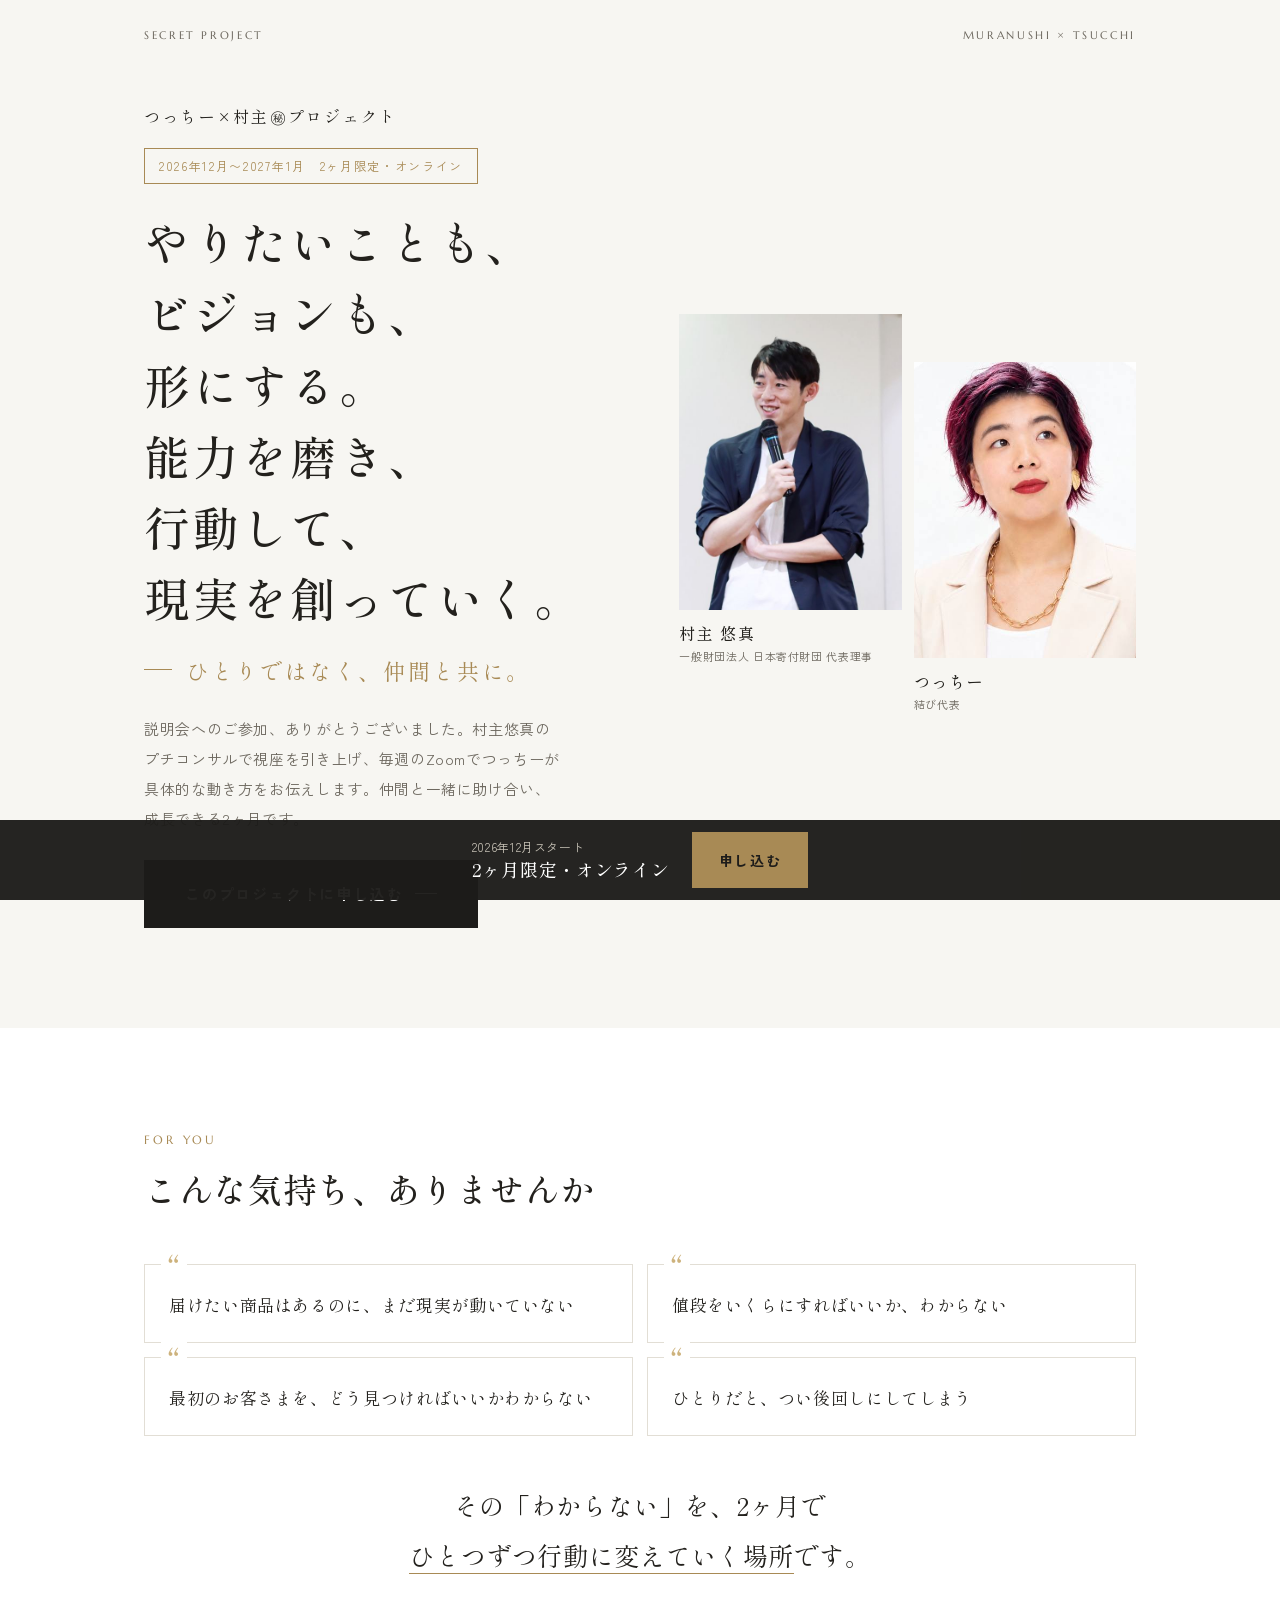
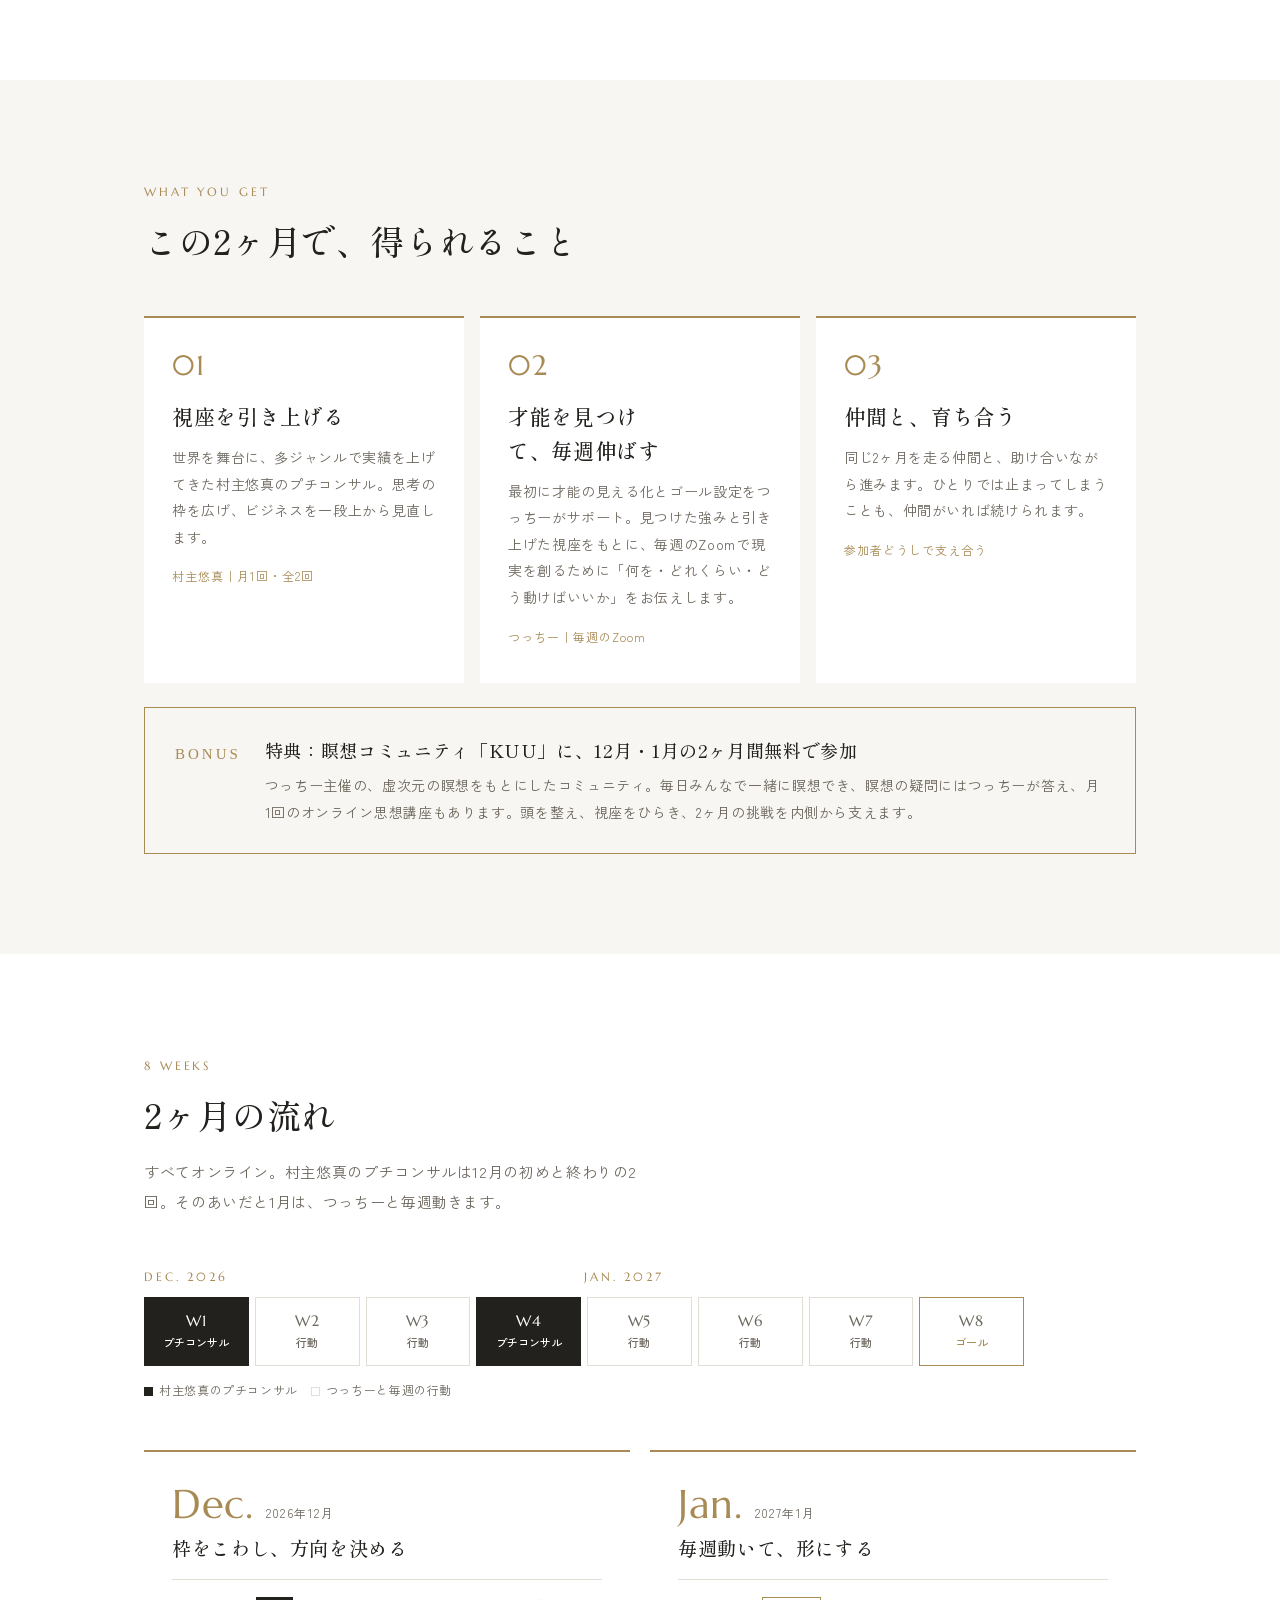
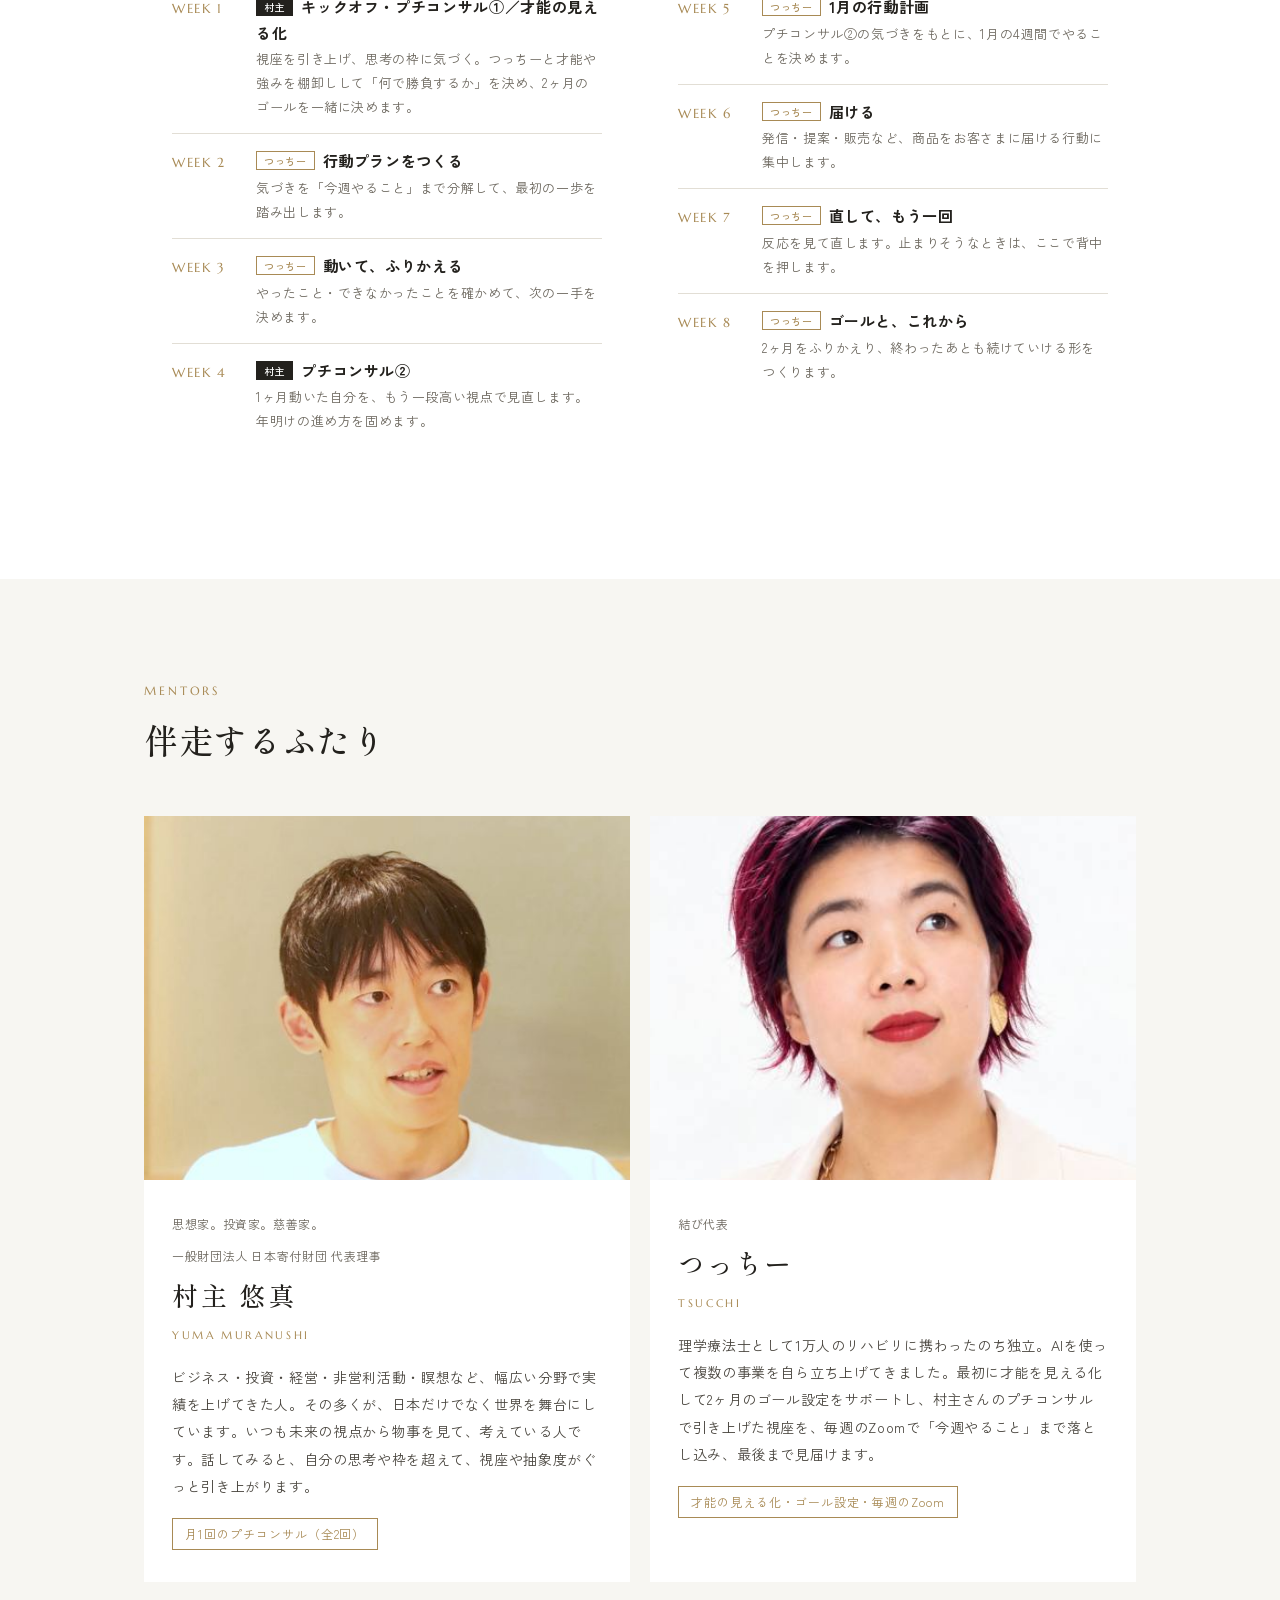
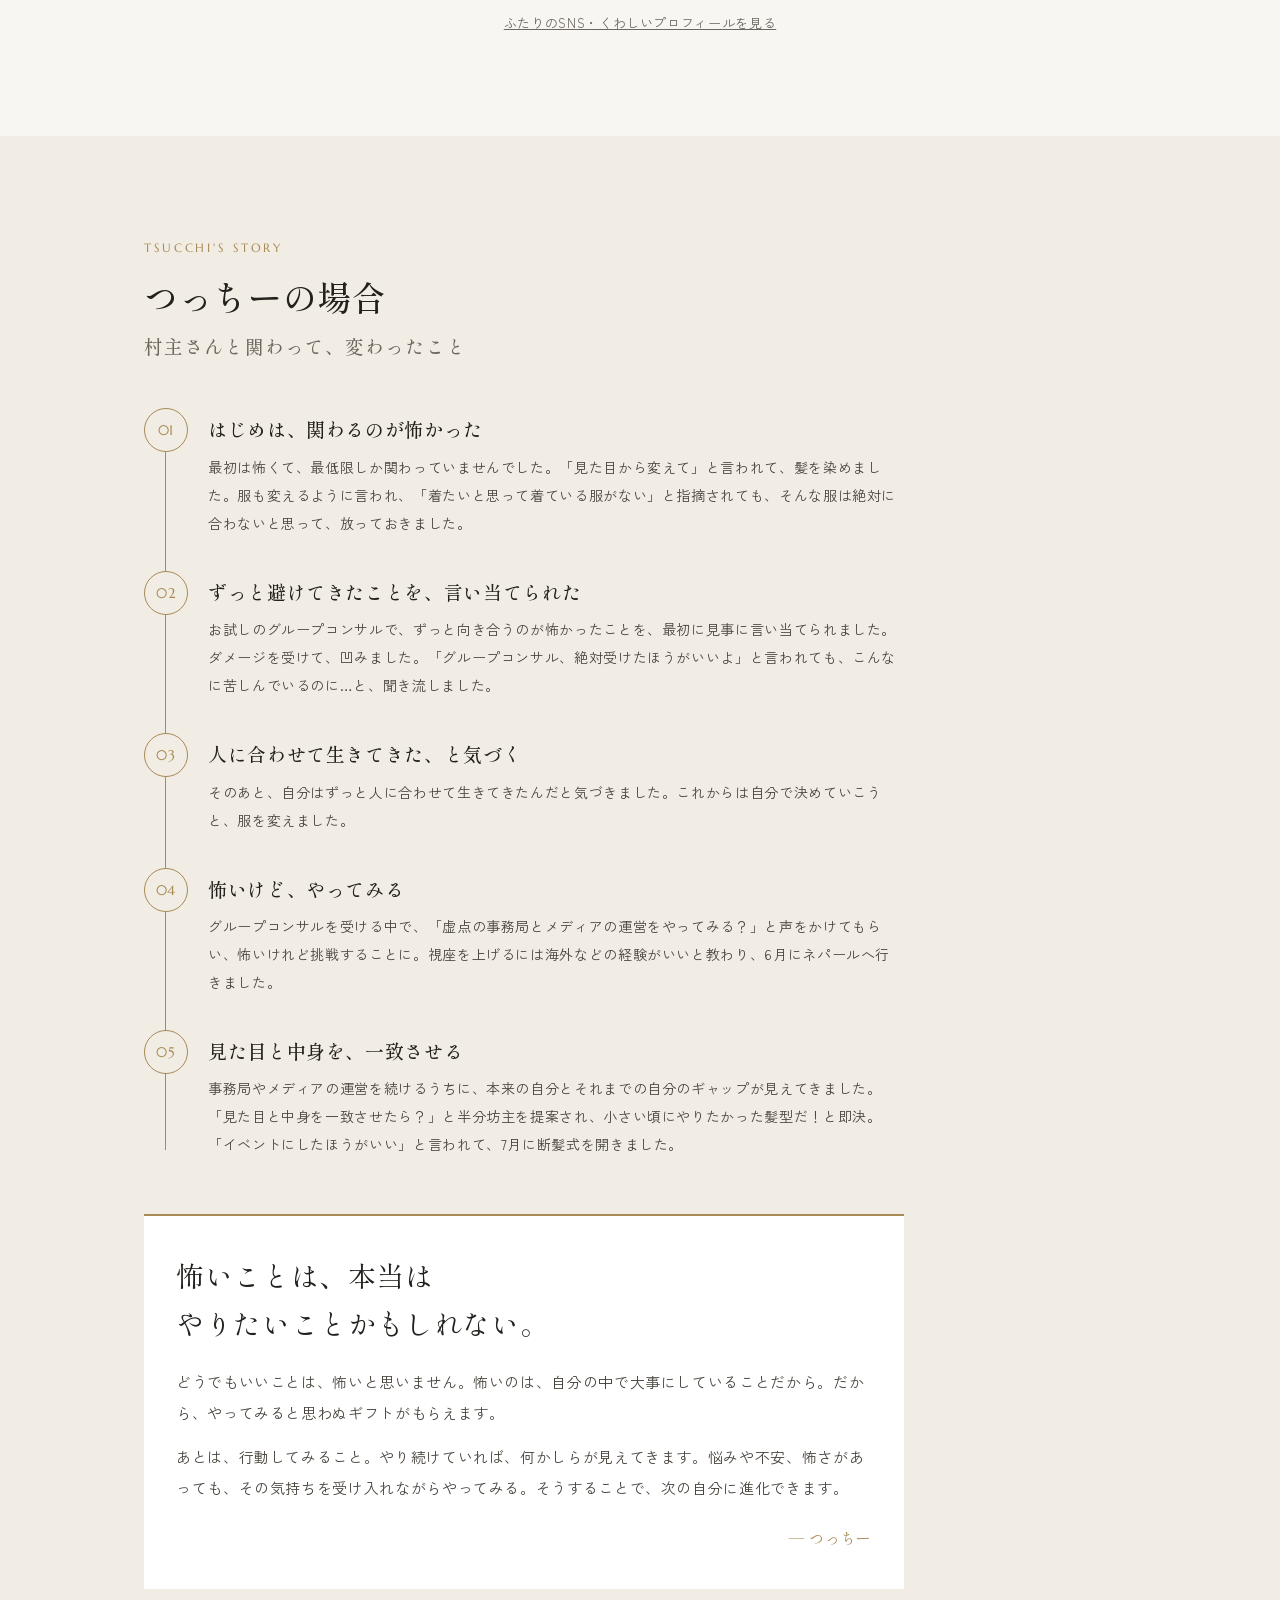
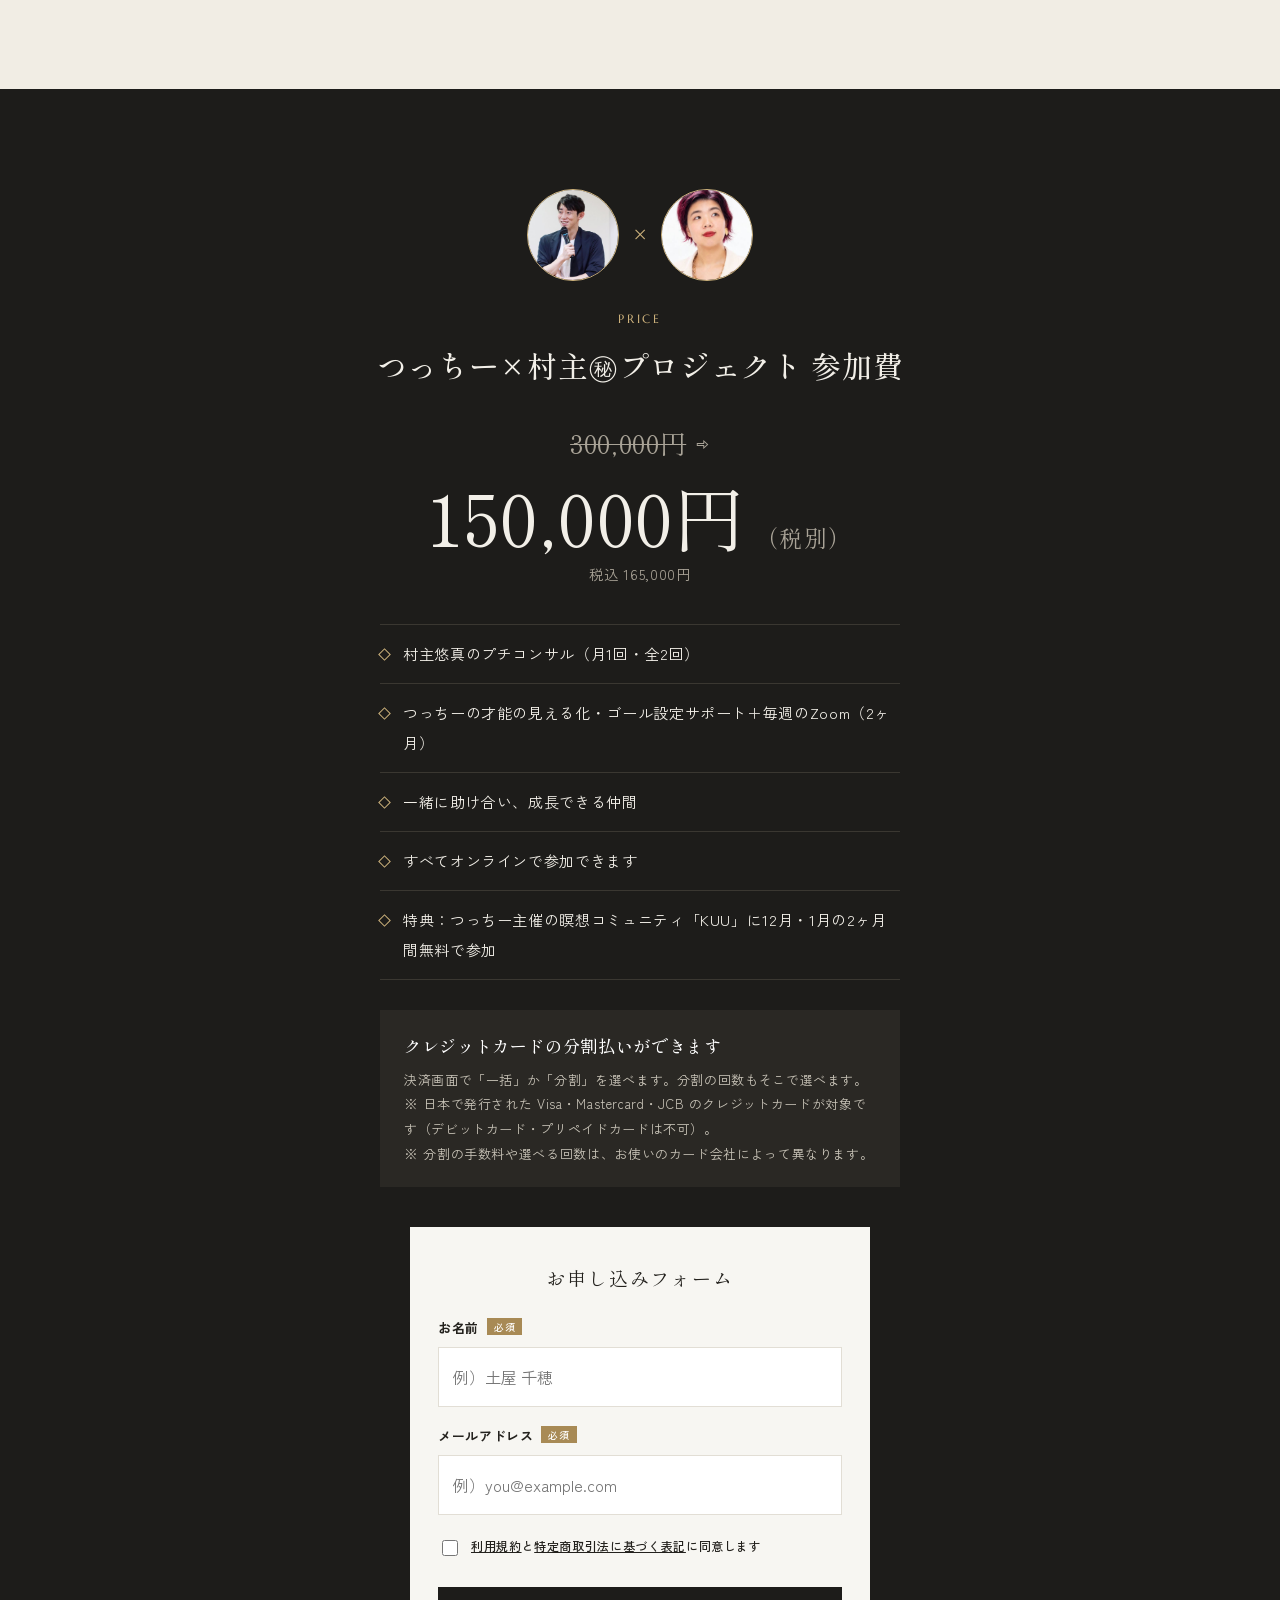
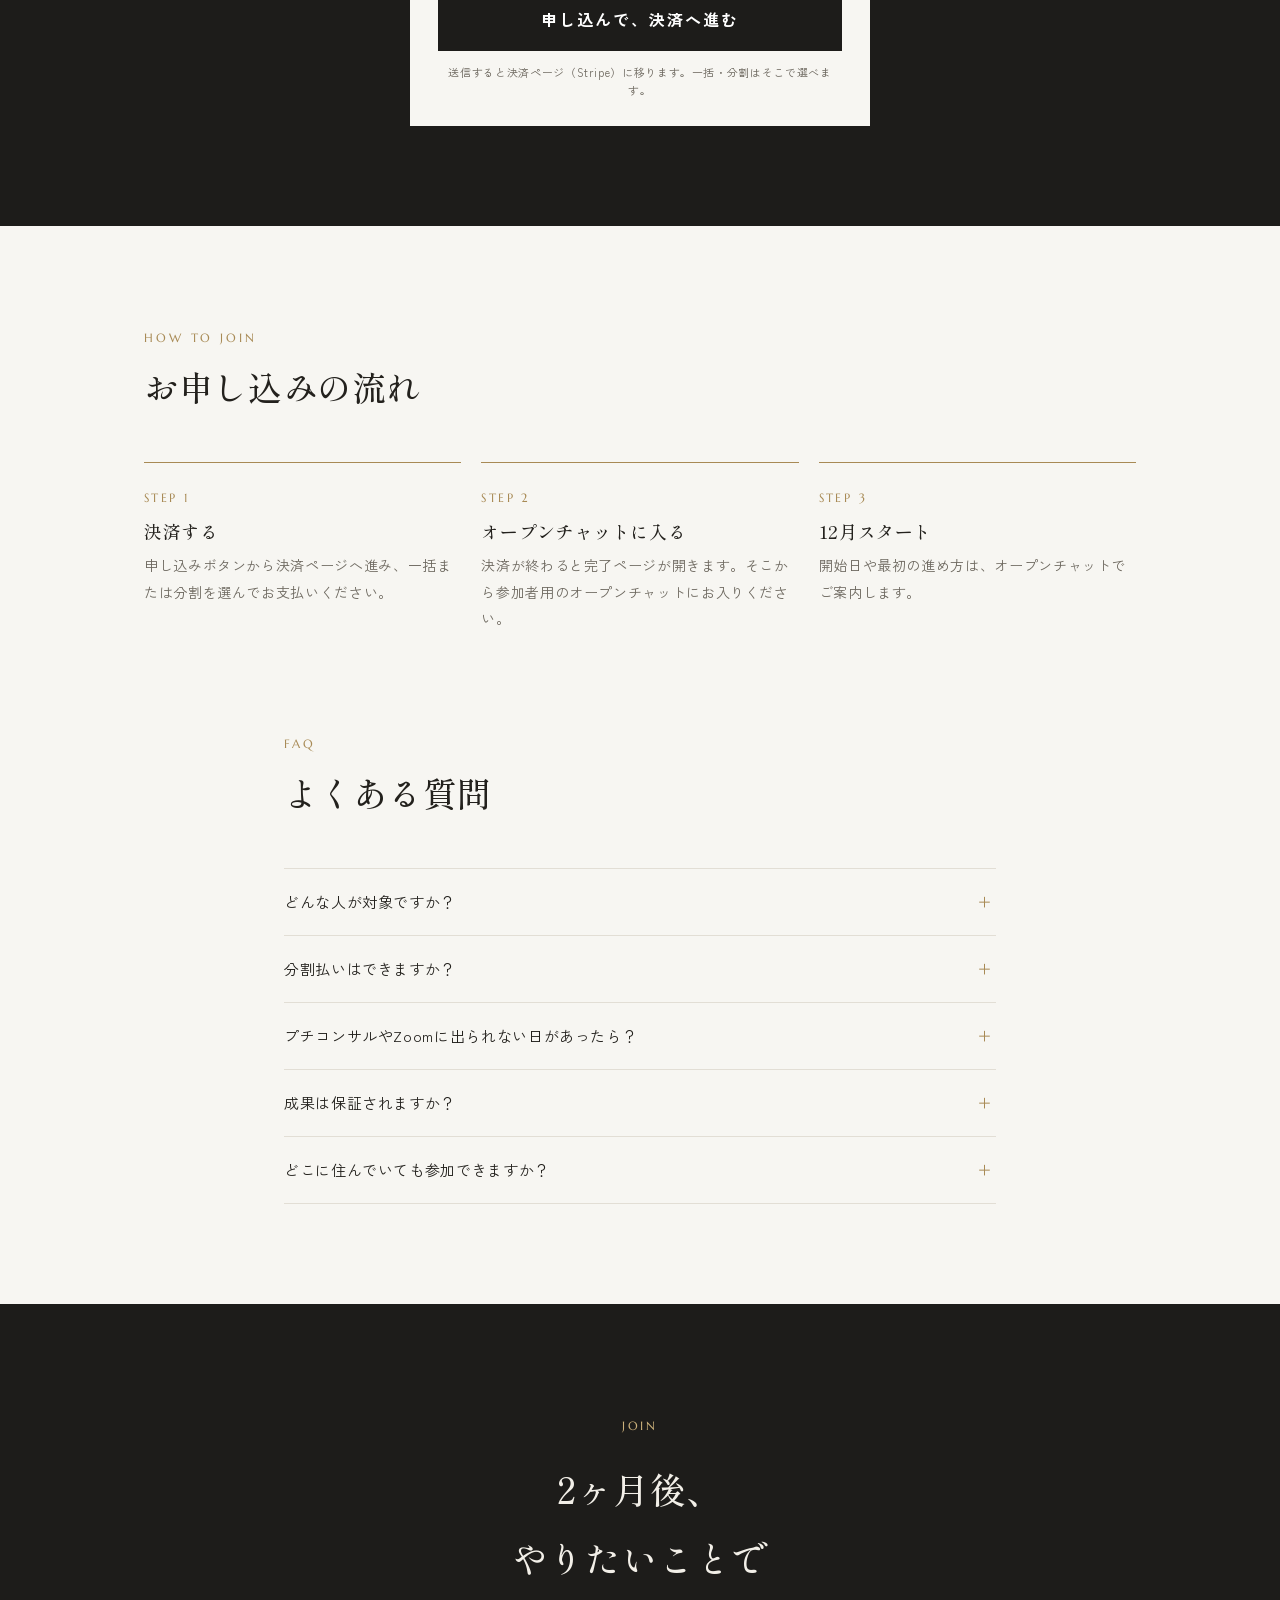
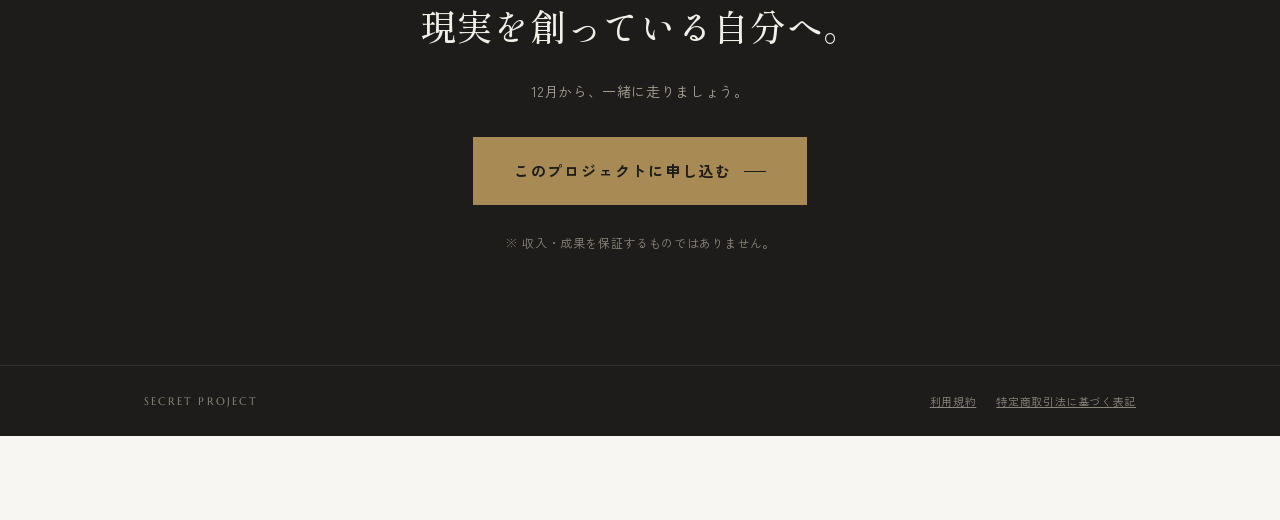
<file: apply.html>
<!DOCTYPE html>
<html lang="ja">
<head>
<meta charset="utf-8">
<meta name="viewport" content="width=device-width, initial-scale=1, viewport-fit=cover">
<title>お申し込み｜つっちー×村主㊙︎プロジェクト</title>
<meta name="robots" content="noindex">
<meta name="description" content="つっちー×村主㊙︎プロジェクトのお申し込みページ。2026年12月スタート・2ヶ月限定・オンライン。">
<meta property="og:title" content="お申し込み｜つっちー×村主㊙︎プロジェクト">
<meta property="og:description" content="やりたいことも、ビジョンも、形にする。能力を磨き、行動して、現実を創っていく。ひとりではなく、仲間と共に。2026年12月スタート・2ヶ月限定・オンライン。">
<link rel="stylesheet" href="https://fonts.googleapis.com/css2?family=Shippori+Mincho:wght@500;600&family=Zen+Kaku+Gothic+New:wght@400;500;700&family=Marcellus&display=swap">
<style>
/* Layout: 静かな紙面 → 中央に濃い色の「料金」帯。申し込みボタンを要所とスマホ下部に固定 */
:root{
  --bg:#f7f6f2; --paper:#fff; --ink:#23211d; --sub:#6d685f; --line:#e2ded5;
  --gold:#a88a55; --gold2:#cdb27c; --deep:#1d1c1a; --deep2:#2a2824;
  --min:"Shippori Mincho","Hiragino Mincho ProN","Yu Mincho",serif;
  --body:"Zen Kaku Gothic New","Hiragino Sans","Yu Gothic",sans-serif;
  --en:"Marcellus","Times New Roman",serif;
}
*{box-sizing:border-box}
html{scroll-behavior:smooth}
body{margin:0;background:var(--bg);color:var(--ink);font-family:var(--body);font-size:16px;line-height:2;letter-spacing:.04em;padding-bottom:84px}
img{max-width:100%;display:block}
a{color:inherit}
.wrap{max-width:1040px;margin:0 auto;padding-left:max(24px,env(safe-area-inset-left,0px));padding-right:max(24px,env(safe-area-inset-right,0px))}
h1,h2,h3{font-family:var(--min);font-weight:500;margin:0;line-height:1.6;text-wrap:balance}
p{margin:0}
.en{font-family:var(--en);color:var(--gold);letter-spacing:.24em;font-size:12px;display:block}
section{padding-block:100px}
.ttl{margin-bottom:48px}
.ttl h2{font-size:clamp(24px,3.4vw,34px);margin-top:10px}
.ttl p{color:var(--sub);margin-top:14px;font-size:15px;max-width:34em}

/* buttons */
.btn{display:inline-flex;align-items:center;justify-content:center;gap:12px;background:var(--deep);color:#fff;text-decoration:none;padding:18px 40px;font-size:15px;font-weight:700;letter-spacing:.12em;border:1px solid var(--deep);transition:background .25s,color .25s}
.btn::after{content:"";width:22px;height:1px;background:currentColor;transition:width .25s}
.btn:hover,.btn:focus-visible{background:var(--gold);border-color:var(--gold);outline:none}
.btn:hover::after{width:32px}
.btn.light{background:var(--gold);border-color:var(--gold);color:var(--deep)}
.btn.light:hover,.btn.light:focus-visible{background:#fff;border-color:#fff}
.btn[aria-disabled="true"]{background:#9a958c;border-color:#9a958c;pointer-events:none}
.note-s{font-size:12px;color:var(--sub);margin-top:12px}

/* top */
.top{display:flex;justify-content:space-between;padding-block:24px;font-family:var(--en);letter-spacing:.24em;font-size:11px;color:var(--sub);gap:12px;flex-wrap:wrap}

/* hero */
.hero{padding-block:30px 100px}
.hero .grid{display:grid;grid-template-columns:1.05fr 1fr;gap:56px;align-items:center}
.badge{display:inline-flex;gap:10px;align-items:center;border:1px solid var(--gold);color:var(--gold);font-size:12px;letter-spacing:.14em;padding:5px 14px}
.hero h1{font-size:clamp(25px,4.2vw,46px);line-height:1.55;letter-spacing:.06em;margin-top:22px}
.hero .lead{color:var(--sub);margin-top:22px;font-size:15px;max-width:28em}
.hero .price-mini{display:flex;align-items:baseline;gap:14px;flex-wrap:wrap;margin-top:30px;padding-top:20px;border-top:1px solid var(--line)}
.hero .price-mini b{font-family:var(--min);font-weight:500;font-size:30px;letter-spacing:.02em}
.hero .price-mini span{font-size:13px;color:var(--sub)}
.hero .btn{margin-top:26px}
.pair{display:grid;grid-template-columns:1fr 1fr;gap:12px}
.pair figure{margin:0;min-width:0}
.pair figure:last-child{margin-top:48px}
.pair img{width:100%;aspect-ratio:3/4;object-fit:cover}
.pair figcaption{font-size:11px;color:var(--sub);margin-top:10px;line-height:1.7}
.pair figcaption b{display:block;font-family:var(--min);font-weight:500;color:var(--ink);font-size:16px;letter-spacing:.1em}

/* worry */
.worry{background:var(--paper)}
.worry ul{list-style:none;margin:0;padding:0;display:grid;grid-template-columns:repeat(2,1fr);gap:14px}
.worry li{border:1px solid var(--line);padding:26px 24px 22px;font-family:var(--min);font-size:17px;line-height:1.7;min-width:0;position:relative}
.worry li::before{content:"“";position:absolute;top:-16px;left:16px;font-family:var(--en);font-size:40px;color:var(--gold2);line-height:1;background:var(--paper);padding:0 6px}
.worry .answer{margin-top:44px;text-align:center;font-family:var(--min);font-size:clamp(19px,2.6vw,25px);line-height:2}
.worry .answer em{font-style:normal;border-bottom:1px solid var(--gold)}

/* get */
.get{display:grid;grid-template-columns:repeat(3,1fr);gap:16px}
.get div{background:var(--paper);padding:34px 28px;min-width:0;border-top:2px solid var(--gold)}
.get .no{font-family:var(--en);color:var(--gold);font-size:28px;line-height:1}
.get h3{font-size:21px;margin:16px 0 10px}
.get p{color:var(--sub);font-size:14px;line-height:1.9}
.get small{display:block;margin-top:14px;font-size:12px;color:var(--gold);letter-spacing:.08em}

/* flow */
.flow{background:var(--paper)}
.steps{display:grid;grid-template-columns:repeat(4,1fr);gap:20px;position:relative}
.step{min-width:0}
.step .wk{font-family:var(--en);font-size:12px;letter-spacing:.2em;color:var(--gold);display:block;padding-bottom:12px;border-bottom:1px solid var(--line)}
.step h3{font-size:22px;margin:16px 0 6px}
.step p{color:var(--sub);font-size:14px;line-height:1.9}

/* mentors */
.mentors{display:grid;grid-template-columns:1fr 1fr;gap:20px}
.mentor{background:var(--paper);min-width:0}
.mentor img{width:100%;aspect-ratio:4/3;object-fit:cover;object-position:50% 22%}
.mentor .b{padding:26px 28px 32px}
.mentor .role{font-size:12px;color:var(--sub);line-height:1.8}
.mentor h3{font-size:26px;letter-spacing:.12em;margin-top:4px}
.mentor .rn{font-family:var(--en);font-size:11px;letter-spacing:.24em;color:var(--gold)}
.mentor p{color:#4a463f;font-size:14px;line-height:1.95;margin-top:16px}
.mentor .tag{display:inline-block;margin-top:18px;font-size:12px;border:1px solid var(--gold);color:var(--gold);padding:3px 12px;letter-spacing:.08em}
.more{text-align:center;margin-top:28px;font-size:13px}
.more a{color:var(--sub)}

/* price band */
.priceband{background:var(--deep);color:#f2efe8}
.priceband .en{color:var(--gold2)}
.pcard{max-width:720px;margin:0 auto;text-align:center}
.pcard h2{font-size:clamp(22px,3vw,30px);margin-top:10px}
.pcard .yen{font-family:var(--min);font-size:clamp(46px,8vw,72px);line-height:1.2;margin-top:28px;letter-spacing:.02em}
.pcard .was{font-family:var(--min);font-size:clamp(20px,3vw,26px);color:#a9a397;margin-top:28px;display:flex;align-items:center;justify-content:center;gap:10px}
.pcard .was s{text-decoration-thickness:1px}
.pcard .yen small{font-size:.32em;color:#a9a397;margin-left:8px}
.pcard .tax{color:#a9a397;font-size:14px}
.pcard ul{list-style:none;margin:36px auto 0;padding:0;text-align:left;max-width:520px;border-top:1px solid #3a3731}
.pcard li{padding:14px 0;border-bottom:1px solid #3a3731;font-size:15px;display:flex;gap:14px}
.pcard li::before{content:"";flex:none;width:7px;height:7px;border:1px solid var(--gold2);transform:rotate(45deg);margin-top:11px}
.split{margin:30px auto 0;max-width:520px;background:var(--deep2);padding:20px 24px;text-align:left;font-size:13px;color:#c9c4b8;line-height:1.9}
.split b{display:block;font-family:var(--min);font-weight:500;font-size:17px;color:#fff;margin-bottom:6px}
.pcard .btn{margin-top:36px;width:100%;max-width:420px;padding-block:20px;font-size:16px}
.pcard .agree{font-size:12px;color:#a9a397;margin-top:16px}
.pcard .agree a{color:#e9e4d8}


.duo{display:flex;align-items:center;justify-content:center;gap:14px;margin-bottom:26px}
.duo img{width:92px;height:92px;border-radius:50%;object-fit:cover;border:1px solid var(--gold2)}
.duo span{font-family:var(--en);color:var(--gold2);font-size:22px}
.apply{max-width:460px;margin:40px auto 0;text-align:left;background:#f7f6f2;color:var(--ink);padding:32px 28px 26px;scroll-margin-top:24px}
.apply .ftitle{font-family:var(--min);font-size:19px;text-align:center;margin-bottom:18px;letter-spacing:.1em}
.apply label{display:block;font-size:13px;font-weight:700;margin:16px 0 6px}
.apply label em{font-style:normal;font-size:10px;font-weight:500;background:var(--gold);color:#fff;padding:1px 7px;margin-left:8px;vertical-align:2px}
.apply input[type=text],.apply input[type=email]{width:100%;font:inherit;font-size:16px;padding:13px 14px;border:1px solid var(--line);background:#fff;color:var(--ink);border-radius:0}
.apply input:focus{outline:none;border-color:var(--gold);box-shadow:0 0 0 3px rgba(168,138,85,.18)}
.apply .chk{display:flex;gap:10px;align-items:flex-start;font-weight:500;font-size:12px;line-height:1.8;margin-top:20px}
.apply .chk input{margin-top:5px;accent-color:var(--gold);width:16px;height:16px;flex:none}
.apply .chk a{color:var(--ink)}
.apply .btn::after{display:none}
.apply .btn{width:100%;margin-top:22px;padding-block:19px;font-size:16px;cursor:pointer;font-family:inherit}
.apply .btn.light{background:var(--deep);border-color:var(--deep);color:#fff}
.apply .btn.light:hover,.apply .btn.light:focus-visible{background:var(--gold);border-color:var(--gold)}
.apply .btn[disabled]{opacity:.6;pointer-events:none}
.apply .fnote{font-size:11px;color:var(--sub);text-align:center;margin-top:12px;line-height:1.7}
.apply .err{color:#a33a2b;font-size:13px;margin-top:12px}
.hp{position:absolute;left:-9999px;width:1px;height:1px;opacity:0}

/* how to */
.how{display:grid;grid-template-columns:repeat(3,1fr);gap:20px}
.how div{border-top:1px solid var(--gold);padding-top:16px;min-width:0}
.how .n{font-family:var(--en);color:var(--gold);font-size:12px;letter-spacing:.2em}
.how h3{font-size:18px;margin:6px 0}
.how p{color:var(--sub);font-size:14px;line-height:1.9}

/* faq */
.faq{max-width:760px}
details{border-bottom:1px solid var(--line)}
details:first-of-type{border-top:1px solid var(--line)}
summary{cursor:pointer;list-style:none;padding:18px 34px 18px 0;position:relative;font-size:15px}
summary::-webkit-details-marker{display:none}
summary::after{content:"+";position:absolute;right:4px;top:14px;font-family:var(--en);font-size:20px;color:var(--gold)}
details[open] summary::after{content:"−"}
details p{color:var(--sub);font-size:14px;padding-bottom:18px}
summary:focus-visible{outline:1px solid var(--gold)}

/* close */
.close{background:var(--deep);color:#f2efe8;text-align:center;padding-block:110px}
.close h2{font-size:clamp(23px,3.6vw,36px);line-height:1.9}
.close p{color:#a9a397;font-size:14px;margin-top:18px}
.close .btn{margin-top:32px}
.close .note{font-size:12px;margin-top:26px;color:#8a857b}
footer{background:var(--deep);color:#8a857b;border-top:1px solid #34322e;padding-block:24px;font-size:11px}
footer .wrap{display:flex;justify-content:space-between;gap:12px;flex-wrap:wrap}
footer span:first-child{font-family:var(--en);letter-spacing:.2em}
footer .links{display:flex;gap:20px;flex-wrap:wrap}
footer a{color:#8a857b}

/* sticky bar */
.sticky{position:fixed;left:0;right:0;bottom:0;z-index:20;background:rgba(29,28,26,.96);color:#f2efe8;padding:12px max(16px,env(safe-area-inset-right,0px)) calc(12px + env(safe-area-inset-bottom,0px)) max(16px,env(safe-area-inset-left,0px));display:flex;align-items:center;justify-content:center;gap:22px;transform:translateY(0);transition:transform .3s}
.sticky.hide{transform:translateY(110%)}
.sticky .p{font-size:12px;color:#c9c4b8;line-height:1.5}
.sticky .p b{display:block;font-family:var(--min);font-weight:500;font-size:18px;color:#fff;letter-spacing:.04em}
.sticky .btn{padding:13px 26px;font-size:14px}
.sticky .btn::after{display:none}

@media (max-width:820px){
  section{padding-block:72px}
  .hero{padding-bottom:72px}
  .hero .grid{grid-template-columns:1fr;gap:40px}
  .worry ul,.get,.mentors,.how{grid-template-columns:1fr}
  .steps{grid-template-columns:1fr 1fr;gap:32px 20px}
  .hero .btn{width:100%}
}
@media (max-width:440px){.steps{grid-template-columns:1fr}.sticky{gap:14px}.sticky .p b{font-size:16px}}
@media (prefers-reduced-motion:reduce){html{scroll-behavior:auto}.sticky,.btn,.btn::after{transition:none}}
.together{font-family:"Shippori Mincho","Hiragino Mincho ProN","Yu Mincho",serif;color:#a88a55;font-size:clamp(17px,2.2vw,22px);letter-spacing:.12em;margin-top:14px;display:flex;align-items:center;gap:14px}
.together::before{content:"";width:28px;height:1px;background:#a88a55;flex:none}
.pname{display:inline-block;font-family:var(--min);font-size:16px;letter-spacing:.14em;color:var(--ink);margin-bottom:4px}

.story{background:#f1ede4}
.story .ttl h2 small{display:block;font-size:.55em;color:var(--sub);margin-top:6px;letter-spacing:.06em}
.tl{list-style:none;margin:0;padding:0;position:relative;max-width:760px}
.tl::before{content:"";position:absolute;left:21px;top:8px;bottom:8px;width:1px;background:var(--gold)}
.tl li{display:grid;grid-template-columns:44px 1fr;gap:20px;padding-bottom:34px;position:relative}
.tl li:last-child{padding-bottom:0}
.tl .st{width:44px;height:44px;border-radius:50%;background:#f1ede4;border:1px solid var(--gold);color:var(--gold);font-family:var(--en);font-size:14px;letter-spacing:.06em;display:flex;align-items:center;justify-content:center;position:relative;z-index:1}
.tl li > div{min-width:0;padding-top:6px}
.tl h3{font-size:19px;line-height:1.6;margin:0 0 8px}
.tl p{color:#4a463f;font-size:14px;line-height:2}
.msgbox{max-width:760px;margin-top:56px;background:#fff;border-top:2px solid var(--gold);padding:36px 32px}
.msgbox .lead-q{font-family:var(--min);font-size:clamp(21px,3vw,28px);line-height:1.7;color:var(--ink);margin-bottom:18px}
.msgbox p{color:#4a463f;font-size:15px;line-height:2.1}
.msgbox p + p{margin-top:12px}
.msgbox .sign{text-align:right;font-family:var(--min);color:var(--gold);margin-top:18px}
@media (max-width:600px){.msgbox{padding:28px 22px}.tl li{gap:14px}}

.wkbar{max-width:880px;margin-bottom:48px}
.wkm{display:grid;grid-template-columns:1fr 1fr;font-family:var(--en);letter-spacing:.24em;color:var(--gold);font-size:12px;margin-bottom:8px}
.wkg{display:grid;grid-template-columns:repeat(8,1fr);gap:6px}
.wk2{background:#fff;border:1px solid var(--line);padding:12px 2px;text-align:center;min-width:0}
.wk2 i{display:block;font-style:normal;font-family:var(--en);font-size:15px;color:var(--sub);line-height:1.4}
.wk2 b{display:block;font-size:11px;font-weight:500;color:var(--sub);white-space:nowrap;letter-spacing:0}
.wk2.c{background:#23211d;border-color:#23211d}
.wk2.c i,.wk2.c b{color:#fff}
.wk2.f{border:1.5px solid var(--gold)}
.wk2.f b{color:var(--gold)}
.wkl{font-size:12px;color:var(--sub);margin-top:12px}
.dt{display:inline-block;width:9px;height:9px;border:1px solid var(--line);background:#fff;margin-right:6px;vertical-align:-1px}
.dt.c{background:#23211d;border-color:#23211d}
.months{display:grid;grid-template-columns:1fr 1fr;gap:20px}
.month{background:#fff;padding:32px 28px;min-width:0;border-top:2px solid var(--gold)}
.month .mh{display:flex;align-items:baseline;gap:12px}
.month .mh b{font-family:var(--en);font-size:40px;font-weight:400;color:var(--gold);line-height:1}
.month .mh span{font-size:12px;color:var(--sub);letter-spacing:.12em}
.month h3{font-size:19px;margin:8px 0 16px}
.ms{display:grid;grid-template-columns:70px 1fr;gap:14px;padding:14px 0;border-top:1px solid var(--line)}
.ms .w{font-family:var(--en);font-size:13px;color:var(--gold);letter-spacing:.12em;padding-top:2px}
.ms > div{min-width:0}
.ms .t{font-weight:700;font-size:15px;line-height:1.7}
.ms .d{font-size:13px;color:var(--sub);line-height:1.85;margin-top:2px}
.ms.key .t::before{content:"村主";font-size:10px;font-weight:500;color:#fff;background:#23211d;padding:2px 8px;margin-right:8px;vertical-align:2px}
.ms.tc .t::before{content:"つっちー";font-size:10px;font-weight:500;color:var(--gold);border:1px solid var(--gold);padding:1px 7px;margin-right:8px;vertical-align:2px}
@media (max-width:820px){.wkg{grid-template-columns:repeat(4,1fr)}.wkm{display:none}.months{grid-template-columns:1fr}.wk2 b{font-size:10px}}

.bonus{margin-top:24px;display:flex;gap:24px;align-items:flex-start;padding:28px 30px;border:1px solid #a88a55}
.bonus .ben{font-family:"Cormorant Garamond",serif;color:#a88a55;letter-spacing:.2em;font-size:15px;padding-top:3px;flex:none}
.bonus > div{min-width:0}
.bonus h3{font-family:"Shippori Mincho","Yu Mincho",serif;font-size:18px;font-weight:500;line-height:1.6;margin:0 0 8px}
.bonus p{font-size:14px;color:#6b655b;line-height:1.9;margin:0}
@media (max-width:640px){.bonus{flex-direction:column;gap:8px;padding:22px 20px}.bonus h3{font-size:16px}}
</style>
</head>
<body>

<div class="wrap top"><span>SECRET PROJECT</span><span>MURANUSHI × TSUCCHI</span></div>

<header class="hero"><div class="wrap grid">
  <div>
    <span class="pname">つっちー×村主㊙︎プロジェクト</span><br>
    <span class="badge" style="margin-top:12px">2026年12月〜2027年1月　2ヶ月限定・オンライン</span>
    <h1><span style="white-space:nowrap">やりたいことも、</span><span style="white-space:nowrap">ビジョンも、</span><span style="white-space:nowrap">形にする。</span><br><span style="white-space:nowrap">能力を磨き、</span><span style="white-space:nowrap">行動して、</span><span style="white-space:nowrap">現実を創っていく。</span></h1>
    <p class="together">ひとりではなく、仲間と共に。</p>
    <p class="lead">説明会へのご参加、ありがとうございました。村主悠真のプチコンサルで視座を引き上げ、毎週のZoomでつっちーが具体的な動き方をお伝えします。仲間と一緒に助け合い、成長できる2ヶ月です。</p>
    <a class="btn" href="#apply-form">このプロジェクトに申し込む</a>
  </div>
  <div class="pair">
    <figure><img src="murasugi.jpg" alt="村主悠真"><figcaption><b>村主 悠真</b>一般財団法人 日本寄付財団 代表理事</figcaption></figure>
    <figure><img src="tsucchi.jpg" alt="つっちー"><figcaption><b>つっちー</b>結び代表</figcaption></figure>
  </div>
</div></header>

<section class="worry"><div class="wrap">
  <div class="ttl"><span class="en">FOR YOU</span><h2>こんな気持ち、ありませんか</h2></div>
  <ul>
    <li>届けたい商品はあるのに、まだ現実が動いていない</li>
    <li>値段をいくらにすればいいか、わからない</li>
    <li>最初のお客さまを、どう見つければいいかわからない</li>
    <li>ひとりだと、つい後回しにしてしまう</li>
  </ul>
  <p class="answer">その「わからない」を、2ヶ月で<br><em>ひとつずつ行動に変えていく場所</em>です。</p>
</div></section>

<section><div class="wrap">
  <div class="ttl"><span class="en">WHAT YOU GET</span><h2>この2ヶ月で、得られること</h2></div>
  <div class="get">
    <div><span class="no">01</span><h3>視座を引き上げる</h3><p>世界を舞台に、多ジャンルで実績を上げてきた村主悠真のプチコンサル。思考の枠を広げ、ビジネスを一段上から見直します。</p><small>村主悠真｜月1回・全2回</small></div>
    <div><span class="no">02</span><h3>才能を見つけて、毎週伸ばす</h3><p>最初に才能の見える化とゴール設定をつっちーがサポート。見つけた強みと引き上げた視座をもとに、毎週のZoomで現実を創るために「何を・どれくらい・どう動けばいいか」をお伝えします。</p><small>つっちー｜毎週のZoom</small></div>
    <div><span class="no">03</span><h3>仲間と、育ち合う</h3><p>同じ2ヶ月を走る仲間と、助け合いながら進みます。ひとりでは止まってしまうことも、仲間がいれば続けられます。</p><small>参加者どうしで支え合う</small></div>
  </div>
  <div class="bonus"><span class="ben">BONUS</span><div><h3>特典：瞑想コミュニティ「KUU」に、12月・1月の2ヶ月間無料で参加</h3><p>つっちー主催の、虚次元の瞑想をもとにしたコミュニティ。毎日みんなで一緒に瞑想でき、瞑想の疑問にはつっちーが答え、月1回のオンライン思想講座もあります。頭を整え、視座をひらき、2ヶ月の挑戦を内側から支えます。</p></div></div>
</div></section>

<section class="flow" id="flow"><div class="wrap">
  <div class="ttl"><span class="en">8 WEEKS</span><h2>2ヶ月の流れ</h2><p>すべてオンライン。村主悠真のプチコンサルは12月の初めと終わりの2回。そのあいだと1月は、つっちーと毎週動きます。</p></div>
  <div class="wkbar">
    <div class="wkm"><span>DEC. 2026</span><span>JAN. 2027</span></div>
    <div class="wkg">
      <div class="wk2 c"><i>W1</i><b>プチコンサル</b></div>
      <div class="wk2"><i>W2</i><b>行動</b></div>
      <div class="wk2"><i>W3</i><b>行動</b></div>
      <div class="wk2 c"><i>W4</i><b>プチコンサル</b></div>
      <div class="wk2"><i>W5</i><b>行動</b></div>
      <div class="wk2"><i>W6</i><b>行動</b></div>
      <div class="wk2"><i>W7</i><b>行動</b></div>
      <div class="wk2 f"><i>W8</i><b>ゴール</b></div>
    </div>
    <p class="wkl"><span class="dt c"></span>村主悠真のプチコンサル　<span class="dt"></span>つっちーと毎週の行動</p>
  </div>
  <div class="months">
    <div class="month">
      <div class="mh"><b>Dec.</b><span>2026年12月</span></div>
      <h3>枠をこわし、方向を決める</h3>
      <div class="ms key"><span class="w">WEEK 1</span><div><p class="t">キックオフ・プチコンサル①／才能の見える化</p><p class="d">視座を引き上げ、思考の枠に気づく。つっちーと才能や強みを棚卸しして「何で勝負するか」を決め、2ヶ月のゴールを一緒に決めます。</p></div></div>
      <div class="ms tc"><span class="w">WEEK 2</span><div><p class="t">行動プランをつくる</p><p class="d">気づきを「今週やること」まで分解して、最初の一歩を踏み出します。</p></div></div>
      <div class="ms tc"><span class="w">WEEK 3</span><div><p class="t">動いて、ふりかえる</p><p class="d">やったこと・できなかったことを確かめて、次の一手を決めます。</p></div></div>
      <div class="ms key"><span class="w">WEEK 4</span><div><p class="t">プチコンサル②</p><p class="d">1ヶ月動いた自分を、もう一段高い視点で見直します。年明けの進め方を固めます。</p></div></div>
    </div>
    <div class="month">
      <div class="mh"><b>Jan.</b><span>2027年1月</span></div>
      <h3>毎週動いて、形にする</h3>
      <div class="ms tc"><span class="w">WEEK 5</span><div><p class="t">1月の行動計画</p><p class="d">プチコンサル②の気づきをもとに、1月の4週間でやることを決めます。</p></div></div>
      <div class="ms tc"><span class="w">WEEK 6</span><div><p class="t">届ける</p><p class="d">発信・提案・販売など、商品をお客さまに届ける行動に集中します。</p></div></div>
      <div class="ms tc"><span class="w">WEEK 7</span><div><p class="t">直して、もう一回</p><p class="d">反応を見て直します。止まりそうなときは、ここで背中を押します。</p></div></div>
      <div class="ms tc"><span class="w">WEEK 8</span><div><p class="t">ゴールと、これから</p><p class="d">2ヶ月をふりかえり、終わったあとも続けていける形をつくります。</p></div></div>
    </div>
  </div>
</div></section>

<section><div class="wrap">
  <div class="ttl"><span class="en">MENTORS</span><h2>伴走するふたり</h2></div>
  <div class="mentors">
    <div class="mentor">
      <img src="murasugi2.jpg" alt="村主悠真">
      <div class="b">
        <span class="role">思想家。投資家。慈善家。<br>一般財団法人 日本寄付財団 代表理事</span>
        <h3>村主 悠真</h3><span class="rn">YUMA MURANUSHI</span>
        <p>ビジネス・投資・経営・非営利活動・瞑想など、幅広い分野で実績を上げてきた人。その多くが、日本だけでなく世界を舞台にしています。いつも未来の視点から物事を見て、考えている人です。話してみると、自分の思考や枠を超えて、視座や抽象度がぐっと引き上がります。</p>
        <span class="tag">月1回のプチコンサル（全2回）</span>
      </div>
    </div>
    <div class="mentor">
      <img src="tsucchi.jpg" alt="つっちー" style="object-position:50% 18%">
      <div class="b">
        <span class="role">結び代表</span>
        <h3>つっちー</h3><span class="rn">TSUCCHI</span>
        <p>理学療法士として1万人のリハビリに携わったのち独立。AIを使って複数の事業を自ら立ち上げてきました。最初に才能を見える化して2ヶ月のゴール設定をサポートし、村主さんのプチコンサルで引き上げた視座を、毎週のZoomで「今週やること」まで落とし込み、最後まで見届けます。</p>
        <span class="tag">才能の見える化・ゴール設定・毎週のZoom</span>
      </div>
    </div>
  </div>
  <p class="more"><a href="index.html#mentors">ふたりのSNS・くわしいプロフィールを見る</a></p>
</div></section>

<section class="story" id="story"><div class="wrap">
  <div class="ttl"><span class="en">TSUCCHI'S STORY</span><h2>つっちーの場合<br><small>村主さんと関わって、変わったこと</small></h2></div>
  <ol class="tl">
    <li><span class="st">01</span><div><h3>はじめは、関わるのが怖かった</h3><p>最初は怖くて、最低限しか関わっていませんでした。「見た目から変えて」と言われて、髪を染めました。服も変えるように言われ、「着たいと思って着ている服がない」と指摘されても、そんな服は絶対に合わないと思って、放っておきました。</p></div></li>
    <li><span class="st">02</span><div><h3>ずっと避けてきたことを、言い当てられた</h3><p>お試しのグループコンサルで、ずっと向き合うのが怖かったことを、最初に見事に言い当てられました。ダメージを受けて、凹みました。「グループコンサル、絶対受けたほうがいいよ」と言われても、こんなに苦しんでいるのに…と、聞き流しました。</p></div></li>
    <li><span class="st">03</span><div><h3>人に合わせて生きてきた、と気づく</h3><p>そのあと、自分はずっと人に合わせて生きてきたんだと気づきました。これからは自分で決めていこうと、服を変えました。</p></div></li>
    <li><span class="st">04</span><div><h3>怖いけど、やってみる</h3><p>グループコンサルを受ける中で、「虚点の事務局とメディアの運営をやってみる？」と声をかけてもらい、怖いけれど挑戦することに。視座を上げるには海外などの経験がいいと教わり、6月にネパールへ行きました。</p></div></li>
    <li><span class="st">05</span><div><h3>見た目と中身を、一致させる</h3><p>事務局やメディアの運営を続けるうちに、本来の自分とそれまでの自分のギャップが見えてきました。「見た目と中身を一致させたら？」と半分坊主を提案され、小さい頃にやりたかった髪型だ！と即決。「イベントにしたほうがいい」と言われて、7月に断髪式を開きました。</p></div></li>
  </ol>
  <div class="msgbox">
    <p class="lead-q">怖いことは、本当は<br>やりたいことかもしれない。</p>
    <p>どうでもいいことは、怖いと思いません。怖いのは、自分の中で大事にしていることだから。だから、やってみると思わぬギフトがもらえます。</p>
    <p>あとは、行動してみること。やり続けていれば、何かしらが見えてきます。悩みや不安、怖さがあっても、その気持ちを受け入れながらやってみる。そうすることで、次の自分に進化できます。</p>
    <p class="sign">― つっちー</p>
  </div>
</div></section>

<section class="priceband" id="price"><div class="wrap">
  <div class="pcard">
    <div class="duo"><img src="murasugi.jpg" alt="村主悠真" style="object-position:50% 20%"><span>×</span><img src="tsucchi.jpg" alt="つっちー" style="object-position:50% 15%"></div>
    <span class="en">PRICE</span>
    <h2>つっちー×村主㊙︎プロジェクト 参加費</h2>
    <p class="was"><s>300,000円</s><span>⇨</span></p>
    <div class="yen" style="margin-top:4px">150,000円<small>（税別）</small></div>
    <p class="tax">税込 165,000円</p>
    <ul>
      <li>村主悠真のプチコンサル（月1回・全2回）</li>
      <li>つっちーの才能の見える化・ゴール設定サポート＋毎週のZoom（2ヶ月）</li>
      <li>一緒に助け合い、成長できる仲間</li>
      <li>すべてオンラインで参加できます</li>
      <li>特典：つっちー主催の瞑想コミュニティ「KUU」に12月・1月の2ヶ月間無料で参加</li>
    </ul>
    <div class="split">
      <b>クレジットカードの分割払いができます</b>
      決済画面で「一括」か「分割」を選べます。分割の回数もそこで選べます。<br>
      ※ 日本で発行された Visa・Mastercard・JCB のクレジットカードが対象です（デビットカード・プリペイドカードは不可）。<br>
      ※ 分割の手数料や選べる回数は、お使いのカード会社によって異なります。
    </div>
    <form class="apply" id="apply-form" novalidate>
      <p class="ftitle">お申し込みフォーム</p>
      <label for="f-name">お名前<em>必須</em></label>
      <input id="f-name" name="name" type="text" autocomplete="name" placeholder="例）土屋 千穂" required>
      <label for="f-email">メールアドレス<em>必須</em></label>
      <input id="f-email" name="email" type="email" autocomplete="email" inputmode="email" placeholder="例）you@example.com" required>
      <input type="text" name="company" tabindex="-1" autocomplete="off" class="hp" aria-hidden="true">
      <label class="chk"><input id="f-agree" type="checkbox" required> <span><a href="terms.html" target="_blank" rel="noopener">利用規約</a>と<a href="tokushoho.html" target="_blank" rel="noopener">特定商取引法に基づく表記</a>に同意します</span></label>
      <p class="err" id="f-err" hidden></p>
      <button class="btn light" type="submit" id="f-submit">申し込んで、決済へ進む</button>
      <p class="fnote">送信すると決済ページ（Stripe）に移ります。一括・分割はそこで選べます。</p>
    </form>
  </div>
</div></section>

<section><div class="wrap">
  <div class="ttl"><span class="en">HOW TO JOIN</span><h2>お申し込みの流れ</h2></div>
  <div class="how">
    <div><span class="n">STEP 1</span><h3>決済する</h3><p>申し込みボタンから決済ページへ進み、一括または分割を選んでお支払いください。</p></div>
    <div><span class="n">STEP 2</span><h3>オープンチャットに入る</h3><p>決済が終わると完了ページが開きます。そこから参加者用のオープンチャットにお入りください。</p></div>
    <div><span class="n">STEP 3</span><h3>12月スタート</h3><p>開始日や最初の進め方は、オープンチャットでご案内します。</p></div>
  </div>
</div></section>

<section style="padding-top:0"><div class="wrap faq">
  <div class="ttl"><span class="en">FAQ</span><h2>よくある質問</h2></div>
  <details><summary>どんな人が対象ですか？</summary><p>やりたいことやビジョンがあり、届けたい商品・サービスも決まっていて、これから現実を創っていきたい方が対象です。</p></details>
  <details><summary>分割払いはできますか？</summary><p>はい。日本で発行された Visa・Mastercard・JCB のクレジットカードなら、決済画面で分割を選べます。回数や手数料はカード会社によって異なります。</p></details>
  <details><summary>プチコンサルやZoomに出られない日があったら？</summary><p>日程はオープンチャットで事前にお知らせします。出られない場合は、オープンチャットでご相談ください。</p></details>
  <details><summary>成果は保証されますか？</summary><p>お約束はできません。結果は、取り組みや状況によって変わります。</p></details>
  <details><summary>どこに住んでいても参加できますか？</summary><p>すべてオンラインなので、どこからでも参加できます。</p></details>
</div></section>

<section class="close"><div class="wrap">
  <span class="en" style="color:var(--gold2)">JOIN</span>
  <h2 style="margin-top:16px">2ヶ月後、<br>やりたいことで<br>現実を創っている自分へ。</h2>
  <p>12月から、一緒に走りましょう。</p>
  <a class="btn light" href="#apply-form">このプロジェクトに申し込む</a>
  <p class="note">※ 収入・成果を保証するものではありません。</p>
</div></section>

<footer><div class="wrap"><span>SECRET PROJECT</span><span class="links"><a href="terms.html">利用規約</a><a href="tokushoho.html">特定商取引法に基づく表記</a></span></div></footer>

<div class="sticky" id="sticky">
  <div class="p">2026年12月スタート<b>2ヶ月限定・オンライン</b></div>
  <a class="btn light" href="#apply-form">申し込む</a>
</div>

<script>
// Stripe の決済リンク（結び）と、申し込みの記録先（Apps Script）
const STRIPE_LINK = "https://buy.stripe.com/6oU4gzeBNbOx2x8gM46g80R";
const ENDPOINT = "https://script.google.com/macros/s/AKfycbyUsdAaccVQUo-dpqVONQzHMk9eBuFDLblYPl685n96fbOaE0OBr5KsmgGovenGEC4p/exec";

const form = document.getElementById('apply-form');
const err = document.getElementById('f-err');
const btn = document.getElementById('f-submit');
function showErr(m){ err.textContent = m; err.hidden = false; }
form.addEventListener('submit', e => {
  e.preventDefault();
  err.hidden = true;
  const name = form.name.value.trim();
  const email = form.email.value.trim();
  if (!name) return showErr('お名前を入力してください。');
  if (!/^[^\s@]+@[^\s@]+\.[^\s@]+$/.test(email)) return showErr('メールアドレスを正しく入力してください。');
  if (!document.getElementById('f-agree').checked) return showErr('利用規約と特定商取引法に基づく表記への同意にチェックを入れてください。');
  btn.disabled = true; btn.textContent = '送信しています…';
  const params = new URLSearchParams(location.search);
  const data = { kind:'bootcamp', name, email, company: form.company.value, ref: params.get('ref') || '', page: location.href };
  const go = () => { location.href = STRIPE_LINK + '?prefilled_email=' + encodeURIComponent(email); };
  const timer = setTimeout(go, 4000); // 記録が遅くても決済へ進める
  fetch(ENDPOINT, { method:'POST', headers:{'Content-Type':'text/plain;charset=utf-8'}, body: JSON.stringify(data) })
    .catch(() => {}).finally(() => { clearTimeout(timer); go(); });
});

// 料金の帯が見えている間は、下の固定バーを隠す
const bar = document.getElementById('sticky');
const band = document.getElementById('price');
if ('IntersectionObserver' in window) {
  new IntersectionObserver(es => es.forEach(e => bar.classList.toggle('hide', e.isIntersecting)), {threshold: .15}).observe(band);
}
</script>
</body>
</html>
</file>
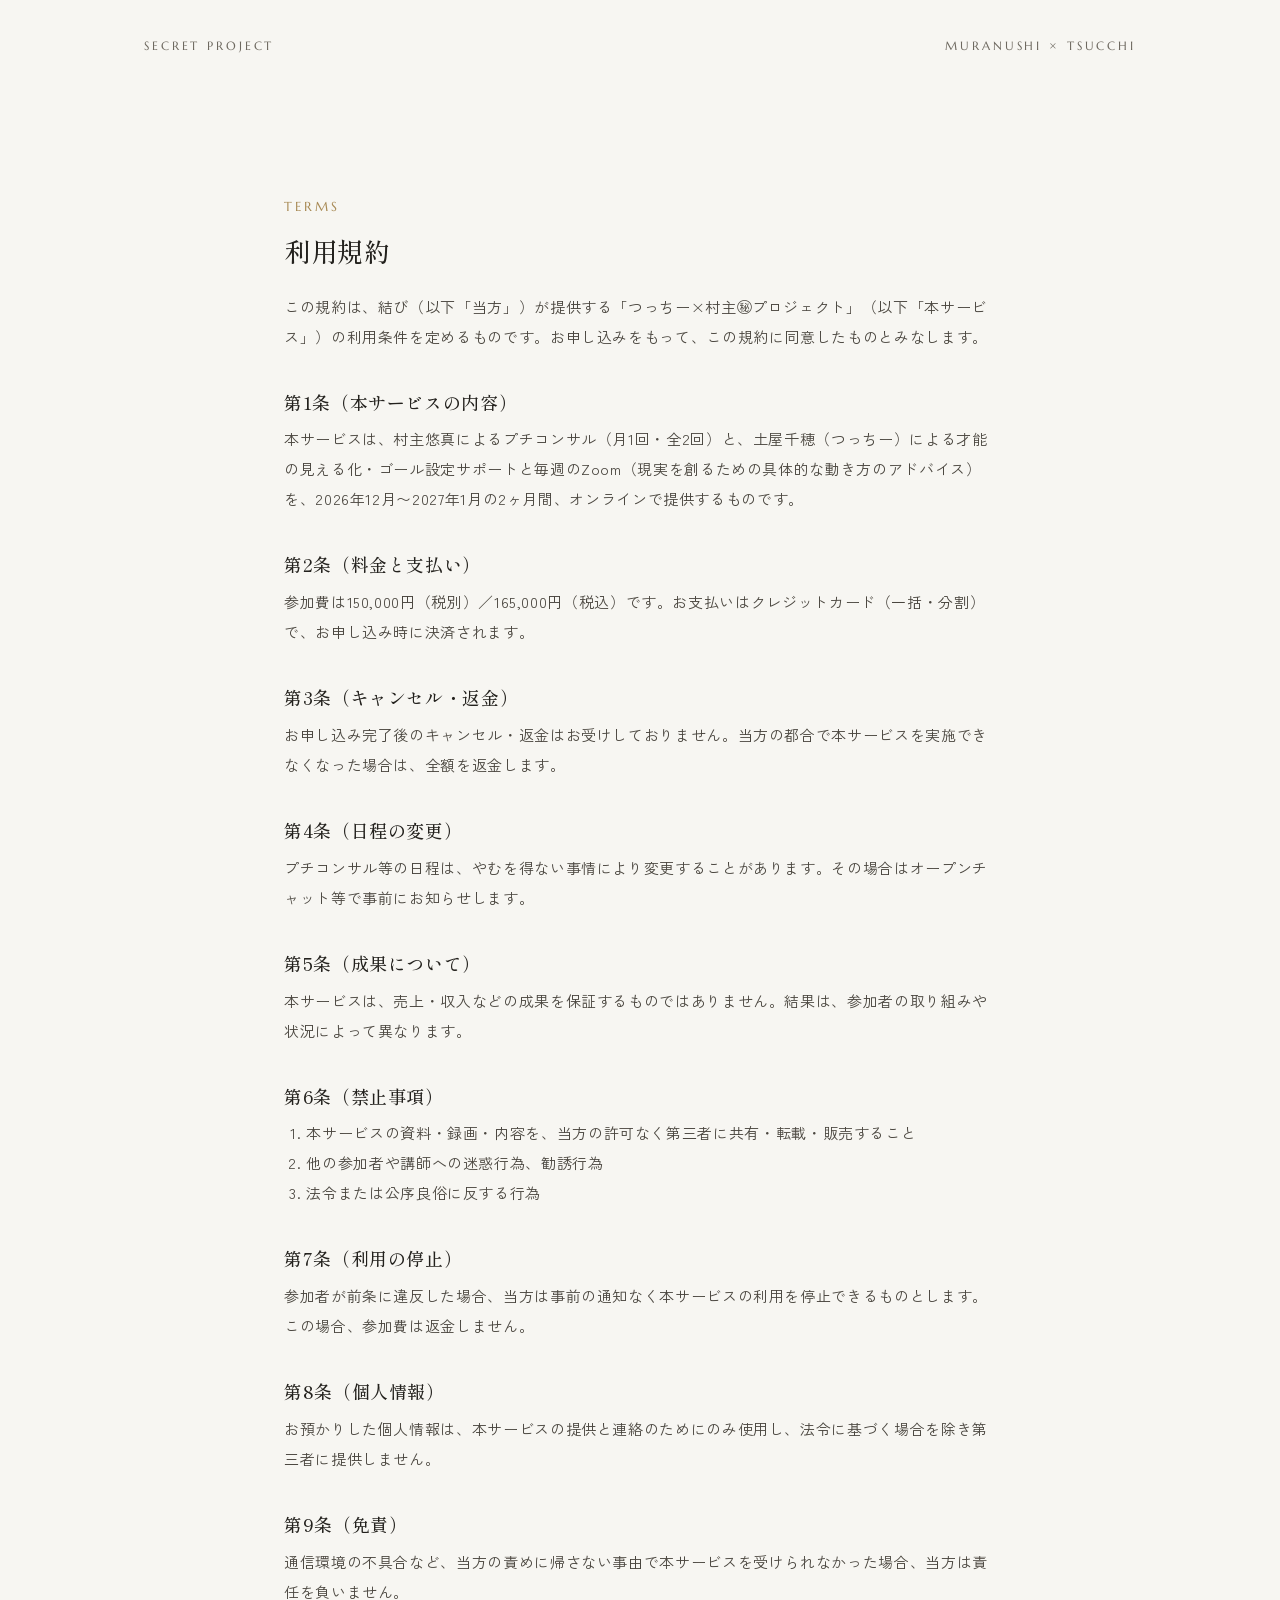
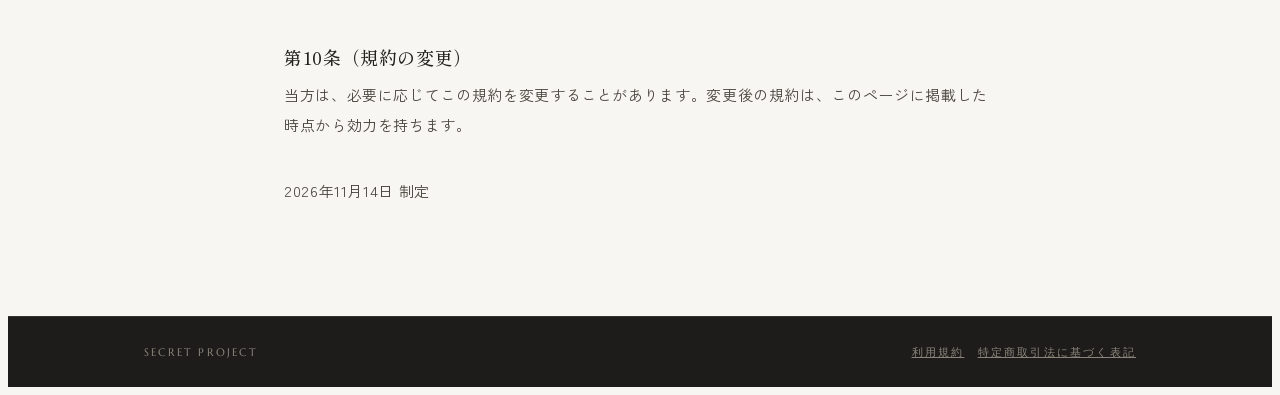
<file: terms.html>
<!DOCTYPE html>
<html lang="ja">
<head>
<meta charset="utf-8">
<meta name="viewport" content="width=device-width, initial-scale=1">
<title>利用規約｜つっちー×村主㊙︎プロジェクト</title>
<meta name="robots" content="noindex">
<link rel="stylesheet" href="https://fonts.googleapis.com/css2?family=Shippori+Mincho:wght@500;600&family=Zen+Kaku+Gothic+New:wght@400;500;700&family=Marcellus&display=swap">
<link rel="stylesheet" href="style.css">
<style>.doc{max-width:760px} .doc h2{font-size:18px;margin:36px 0 8px} .doc p,.doc li{font-size:15px;color:#4a463f} .doc ol{padding-left:1.4em;margin:6px 0} footer a{color:#8a857b}</style>
</head>
<body>
<div class="wrap top"><a href="apply.html" style="color:inherit;text-decoration:none">SECRET PROJECT</a><span>MURANUSHI × TSUCCHI</span></div>
<section><div class="wrap doc">
  <span class="en">TERMS</span><h2 style="font-size:26px;margin:10px 0 20px">利用規約</h2>
  <p>この規約は、結び（以下「当方」）が提供する「つっちー×村主㊙︎プロジェクト」（以下「本サービス」）の利用条件を定めるものです。お申し込みをもって、この規約に同意したものとみなします。</p>
  <h2>第1条（本サービスの内容）</h2>
  <p>本サービスは、村主悠真によるプチコンサル（月1回・全2回）と、土屋千穂（つっちー）による才能の見える化・ゴール設定サポートと毎週のZoom（現実を創るための具体的な動き方のアドバイス）を、2026年12月〜2027年1月の2ヶ月間、オンラインで提供するものです。</p>
  <h2>第2条（料金と支払い）</h2>
  <p>参加費は150,000円（税別）／165,000円（税込）です。お支払いはクレジットカード（一括・分割）で、お申し込み時に決済されます。</p>
  <h2>第3条（キャンセル・返金）</h2>
  <p>お申し込み完了後のキャンセル・返金はお受けしておりません。当方の都合で本サービスを実施できなくなった場合は、全額を返金します。</p>
  <h2>第4条（日程の変更）</h2>
  <p>プチコンサル等の日程は、やむを得ない事情により変更することがあります。その場合はオープンチャット等で事前にお知らせします。</p>
  <h2>第5条（成果について）</h2>
  <p>本サービスは、売上・収入などの成果を保証するものではありません。結果は、参加者の取り組みや状況によって異なります。</p>
  <h2>第6条（禁止事項）</h2>
  <ol>
    <li>本サービスの資料・録画・内容を、当方の許可なく第三者に共有・転載・販売すること</li>
    <li>他の参加者や講師への迷惑行為、勧誘行為</li>
    <li>法令または公序良俗に反する行為</li>
  </ol>
  <h2>第7条（利用の停止）</h2>
  <p>参加者が前条に違反した場合、当方は事前の通知なく本サービスの利用を停止できるものとします。この場合、参加費は返金しません。</p>
  <h2>第8条（個人情報）</h2>
  <p>お預かりした個人情報は、本サービスの提供と連絡のためにのみ使用し、法令に基づく場合を除き第三者に提供しません。</p>
  <h2>第9条（免責）</h2>
  <p>通信環境の不具合など、当方の責めに帰さない事由で本サービスを受けられなかった場合、当方は責任を負いません。</p>
  <h2>第10条（規約の変更）</h2>
  <p>当方は、必要に応じてこの規約を変更することがあります。変更後の規約は、このページに掲載した時点から効力を持ちます。</p>
  <p style="margin-top:36px">2026年11月14日 制定</p>
</div></section>
<footer><div class="wrap"><span>SECRET PROJECT</span><span><a href="terms.html">利用規約</a>　<a href="tokushoho.html">特定商取引法に基づく表記</a></span></div></footer>
</body>
</html>
</file>
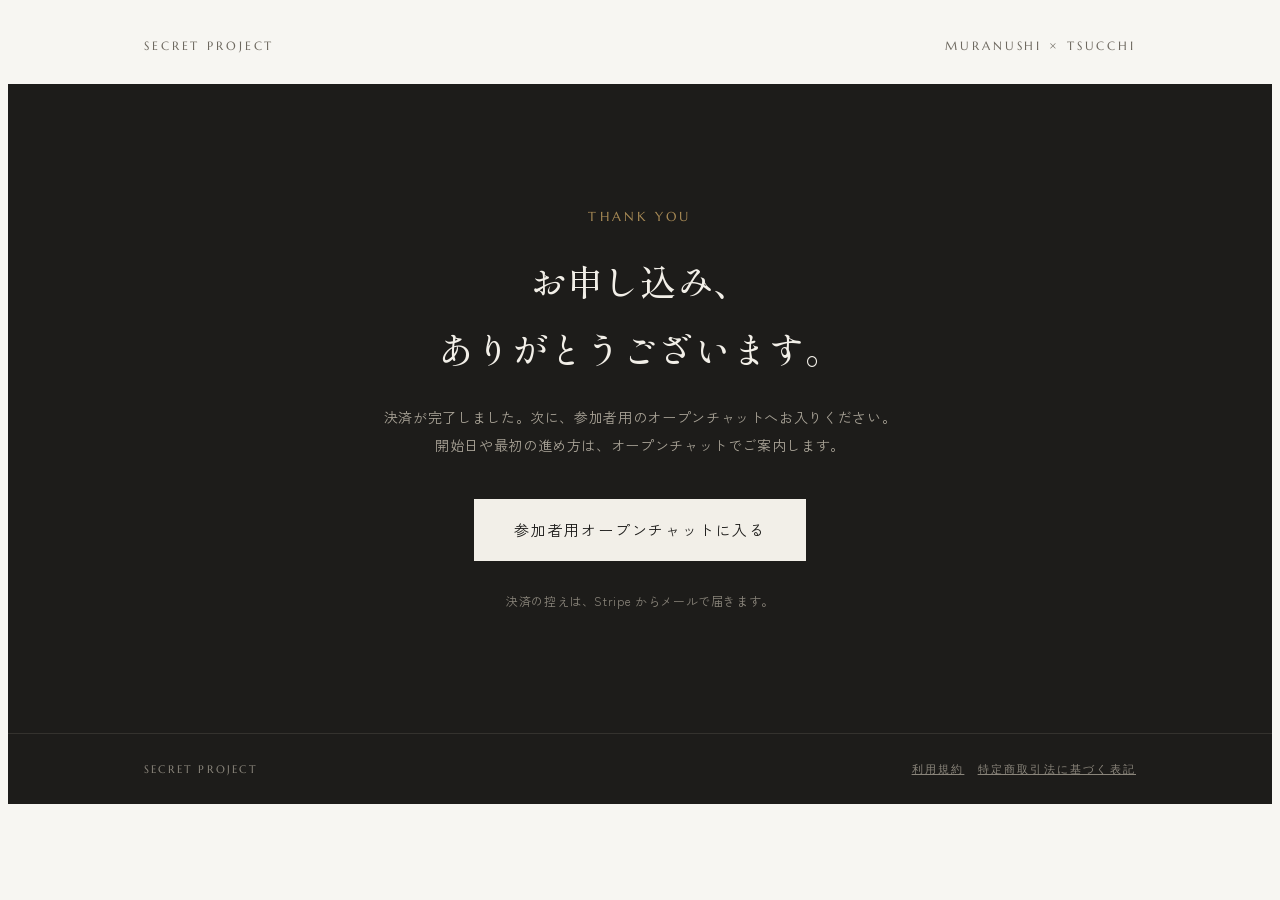
<file: thanks.html>
<!DOCTYPE html>
<html lang="ja">
<head>
<meta charset="utf-8">
<meta name="viewport" content="width=device-width, initial-scale=1">
<title>お申し込み完了｜つっちー×村主㊙︎プロジェクト</title>
<meta name="robots" content="noindex">
<link rel="stylesheet" href="https://fonts.googleapis.com/css2?family=Shippori+Mincho:wght@500;600&family=Zen+Kaku+Gothic+New:wght@400;500;700&family=Marcellus&display=swap">
<link rel="stylesheet" href="style.css">
<style>.doc{max-width:760px} .doc h2{font-size:18px;margin:36px 0 8px} .doc p,.doc li{font-size:15px;color:#4a463f} .doc ol{padding-left:1.4em;margin:6px 0} footer a{color:#8a857b}</style>
</head>
<body>
<div class="wrap top"><a href="apply.html" style="color:inherit;text-decoration:none">SECRET PROJECT</a><span>MURANUSHI × TSUCCHI</span></div>
<section class="close" style="padding-block:120px"><div class="wrap">
  <span class="en">THANK YOU</span>
  <h2 style="margin-top:16px">お申し込み、<br>ありがとうございます。</h2>
  <p>決済が完了しました。次に、参加者用のオープンチャットへお入りください。<br>開始日や最初の進め方は、オープンチャットでご案内します。</p>
  <a class="btn" href="https://line.me/ti/g2/1X7Iq3kud7pfhoz3N8REaz47xCOjIOV1K1rMVQ" target="_blank" rel="noopener">参加者用オープンチャットに入る</a>
  <p class="note">決済の控えは、Stripe からメールで届きます。</p>
</div></section>
<footer><div class="wrap"><span>SECRET PROJECT</span><span><a href="terms.html">利用規約</a>　<a href="tokushoho.html">特定商取引法に基づく表記</a></span></div></footer>
</body>
</html>
</file>
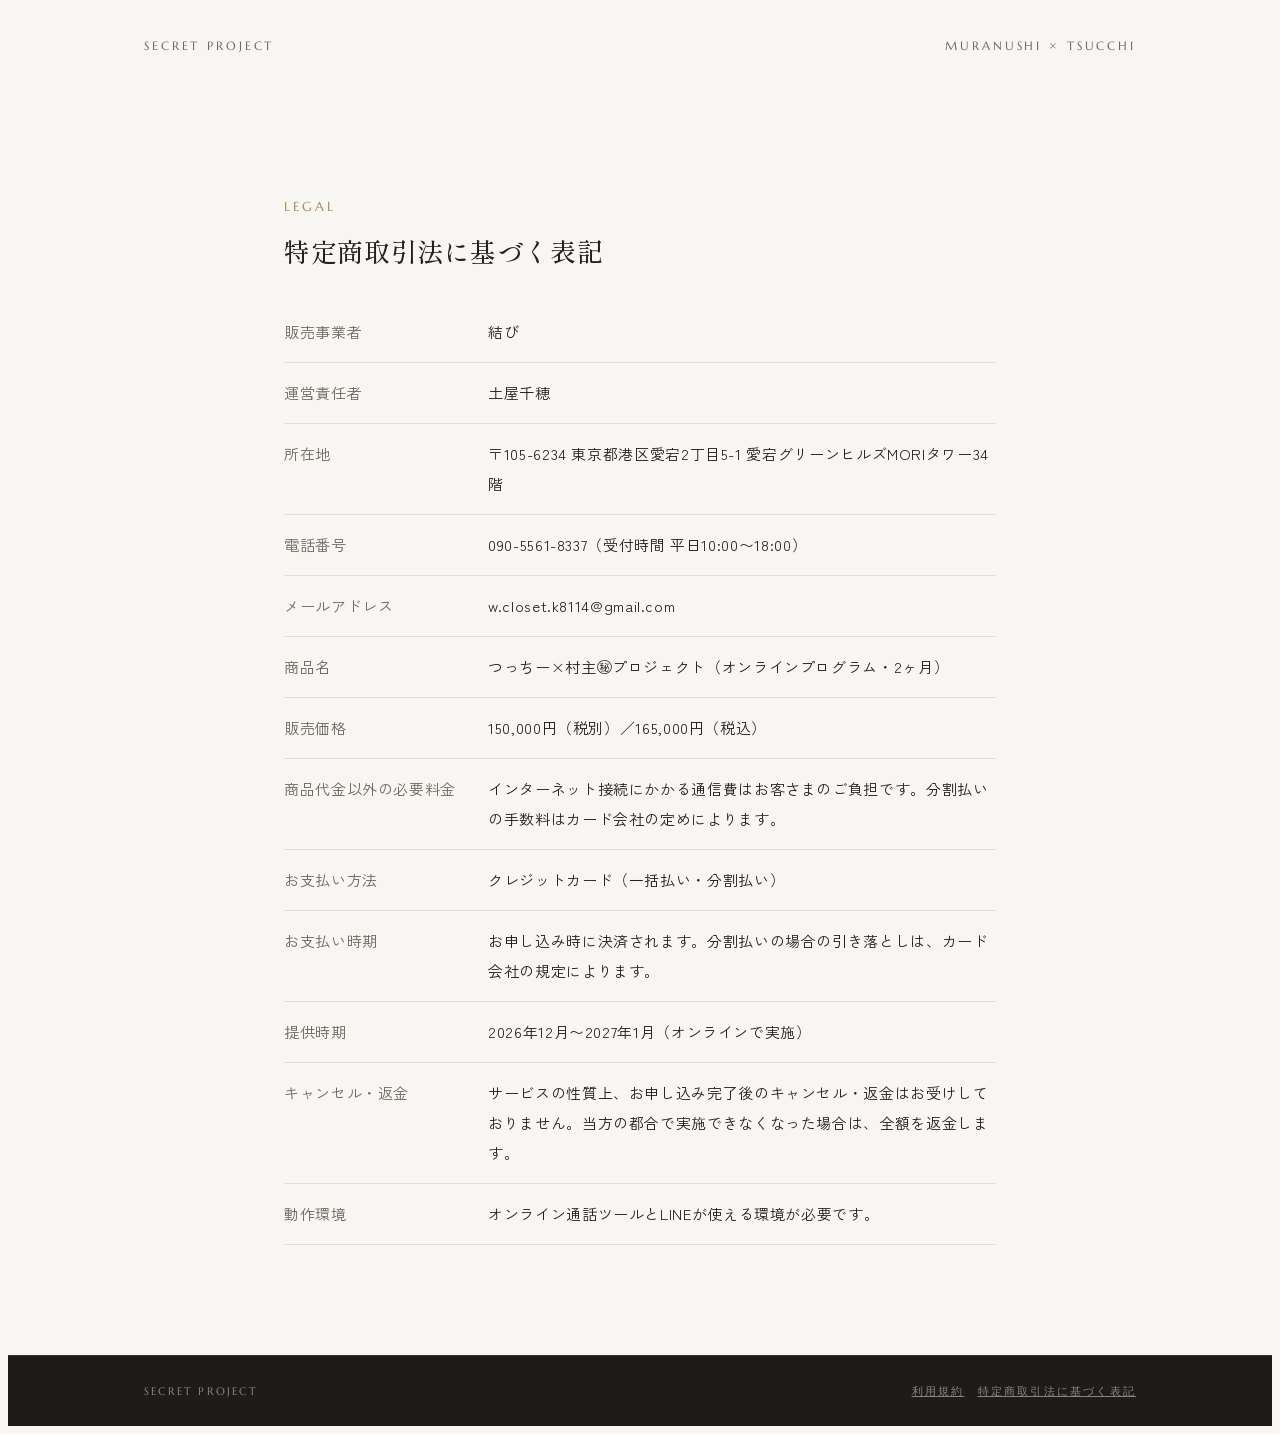
<file: tokushoho.html>
<!DOCTYPE html>
<html lang="ja">
<head>
<meta charset="utf-8">
<meta name="viewport" content="width=device-width, initial-scale=1">
<title>特定商取引法に基づく表記｜つっちー×村主㊙︎プロジェクト</title>
<meta name="robots" content="noindex">
<link rel="stylesheet" href="https://fonts.googleapis.com/css2?family=Shippori+Mincho:wght@500;600&family=Zen+Kaku+Gothic+New:wght@400;500;700&family=Marcellus&display=swap">
<link rel="stylesheet" href="style.css">
<style>.doc{max-width:760px} .doc h2{font-size:18px;margin:36px 0 8px} .doc p,.doc li{font-size:15px;color:#4a463f} .doc ol{padding-left:1.4em;margin:6px 0} footer a{color:#8a857b}</style>
</head>
<body>
<div class="wrap top"><a href="apply.html" style="color:inherit;text-decoration:none">SECRET PROJECT</a><span>MURANUSHI × TSUCCHI</span></div>
<section><div class="wrap doc">
  <span class="en">LEGAL</span><h2 style="font-size:26px;margin:10px 0 30px">特定商取引法に基づく表記</h2>
  <dl>
    <dt>販売事業者</dt><dd>結び</dd>
    <dt>運営責任者</dt><dd>土屋千穂</dd>
    <dt>所在地</dt><dd>〒105-6234 東京都港区愛宕2丁目5-1 愛宕グリーンヒルズMORIタワー34階</dd>
    <dt>電話番号</dt><dd>090-5561-8337（受付時間 平日10:00〜18:00）</dd>
    <dt>メールアドレス</dt><dd>w.closet.k8114@gmail.com</dd>
    <dt>商品名</dt><dd>つっちー×村主㊙︎プロジェクト（オンラインプログラム・2ヶ月）</dd>
    <dt>販売価格</dt><dd>150,000円（税別）／165,000円（税込）</dd>
    <dt>商品代金以外の必要料金</dt><dd>インターネット接続にかかる通信費はお客さまのご負担です。分割払いの手数料はカード会社の定めによります。</dd>
    <dt>お支払い方法</dt><dd>クレジットカード（一括払い・分割払い）</dd>
    <dt>お支払い時期</dt><dd>お申し込み時に決済されます。分割払いの場合の引き落としは、カード会社の規定によります。</dd>
    <dt>提供時期</dt><dd>2026年12月〜2027年1月（オンラインで実施）</dd>
    <dt>キャンセル・返金</dt><dd>サービスの性質上、お申し込み完了後のキャンセル・返金はお受けしておりません。当方の都合で実施できなくなった場合は、全額を返金します。</dd>
    <dt>動作環境</dt><dd>オンライン通話ツールとLINEが使える環境が必要です。</dd>
  </dl>
</div></section>
<footer><div class="wrap"><span>SECRET PROJECT</span><span><a href="terms.html">利用規約</a>　<a href="tokushoho.html">特定商取引法に基づく表記</a></span></div></footer>
</body>
</html>
</file>
<file: style.css>
/* Layout: 余白の多い静かな紙面。金は細い線と小さな文字だけに使う */
:root{
  --bg:#f7f6f2; --paper:#ffffff; --ink:#23211d; --sub:#6d685f; --line:#e2ded5;
  --gold:#a88a55; --deep:#1d1c1a;
  --min:"Shippori Mincho","Hiragino Mincho ProN","Yu Mincho",serif;
  --body:"Zen Kaku Gothic New","Hiragino Sans","Yu Gothic",sans-serif;
  --en:"Marcellus","Times New Roman",serif;
  color-scheme:light;
}
*{box-sizing:border-box}
body{background:var(--bg);color:var(--ink);font-family:var(--body);font-size:16px;line-height:2;letter-spacing:.04em}
.wrap{max-width:1040px;margin:0 auto;padding-left:max(24px,env(safe-area-inset-left,0px));padding-right:max(24px,env(safe-area-inset-right,0px))}
h1,h2,h3{font-family:var(--min);font-weight:500;margin:0;text-wrap:balance;line-height:1.6}
p{margin:0}
.en{font-family:var(--en);color:var(--gold);letter-spacing:.24em;font-size:13px;display:block}
section{padding-block:110px}
.ttl{margin-bottom:56px}
.ttl h2{font-size:clamp(24px,3.4vw,34px);margin-top:10px}
.ttl p{color:var(--sub);margin-top:16px;max-width:34em;font-size:15px}

/* hero */
.top{display:flex;justify-content:space-between;align-items:center;padding-block:26px;font-family:var(--en);letter-spacing:.24em;font-size:12px;color:var(--sub);gap:12px;flex-wrap:wrap}
.hero{padding-block:40px 110px}
.hero .grid{display:grid;grid-template-columns:1.05fr 1fr;gap:64px;align-items:center}
.hero h1{font-size:clamp(23px,4.4vw,48px);line-height:1.55;letter-spacing:.06em}
.hero .lead{color:var(--sub);margin-top:26px;font-size:15px;max-width:28em}
.pair{display:grid;grid-template-columns:1fr 1fr;gap:14px;position:relative}
.pair figure{margin:0}
.pair figure:last-child{margin-top:56px}
.pair img{width:100%;aspect-ratio:3/4;object-fit:cover;display:block;border-radius:2px}
.pair figure:first-child img{object-position:50% 18%}
.pair figcaption{font-size:12px;color:var(--sub);margin-top:10px;letter-spacing:.08em}
.pair figcaption b{display:block;font-family:var(--min);font-weight:500;color:var(--ink);font-size:16px;letter-spacing:.1em}
.meta{display:flex;gap:28px;margin-top:36px;flex-wrap:wrap;font-size:14px}
.meta div{border-top:1px solid var(--gold);padding-top:10px;min-width:96px}
.meta span{display:block;color:var(--sub);font-size:12px}
.btn{display:inline-block;margin-top:40px;background:var(--deep);color:#fff;text-decoration:none;padding:16px 40px;font-size:15px;letter-spacing:.12em;transition:background .25s}
.btn:hover,.btn:focus-visible{background:#3b3832;outline:none}
.btn:focus-visible{box-shadow:0 0 0 3px var(--bg),0 0 0 4px var(--gold)}

/* about */
.about{background:var(--paper)}
.about .msg{font-family:var(--min);font-size:clamp(20px,2.6vw,26px);line-height:2.1;max-width:30em}
.about .msg em{font-style:normal;border-bottom:1px solid var(--gold)}

/* three */
.three{display:grid;grid-template-columns:repeat(3,1fr);border-top:1px solid var(--line)}
.three div{padding:36px 32px 0 0;min-width:0}
.three div + div{padding-left:32px;border-left:1px solid var(--line)}
.three .no{font-family:var(--en);color:var(--gold);font-size:13px;letter-spacing:.2em}
.three h3{font-size:22px;margin:10px 0 14px}
.three p{color:var(--sub);font-size:15px}

/* flow */
.flow{background:var(--paper)}
.steps{display:grid;grid-template-columns:repeat(4,1fr);gap:20px}
.step{min-width:0}
.step .wk{font-family:var(--en);font-size:12px;letter-spacing:.2em;color:var(--gold);padding-bottom:12px;border-bottom:1px solid var(--line);display:block}
.step h3{font-size:20px;margin:18px 0 8px}
.step p{color:var(--sub);font-size:14px;line-height:1.9}

/* mentors */
.mentor{display:grid;grid-template-columns:280px 1fr;gap:56px;align-items:start}
.mentor + .mentor{margin-top:72px;padding-top:72px;border-top:1px solid var(--line)}
.mentor img{width:100%;aspect-ratio:4/5;object-fit:cover;display:block}
.mentor.m img{object-position:50% 15%}
.mentor .role{font-size:13px;color:var(--sub)}
.mentor h3{font-size:28px;margin:6px 0 4px;letter-spacing:.12em}
.mentor .en{margin-bottom:22px}
.mentor p{color:#4a463f;font-size:15px}
.mentor .part{margin-top:22px;font-size:14px;color:var(--sub)}
.mentor .part b{color:var(--ink);font-weight:500}

/* fit */
.fitwrap{background:var(--paper)}
.fit{display:grid;grid-template-columns:1fr 1fr;gap:56px}
.fit h3{font-size:19px;padding-bottom:14px;border-bottom:1px solid var(--line);margin-bottom:8px}
.fit ul{list-style:none;margin:0;padding:0}
.fit li{padding:14px 0;border-bottom:1px solid var(--line);font-size:15px}
.fit .no li{color:var(--sub)}

/* info */
.two{display:grid;grid-template-columns:1fr 1fr;gap:72px}
.two h2{font-size:26px;margin:10px 0 30px}
dl{margin:0;display:grid;grid-template-columns:auto 1fr}
dt,dd{margin:0;padding:15px 0;border-bottom:1px solid var(--line);font-size:15px}
dt{color:var(--sub);padding-right:32px;white-space:nowrap}
details{border-bottom:1px solid var(--line)}
summary{cursor:pointer;list-style:none;padding:15px 30px 15px 0;position:relative;font-size:15px}
summary::-webkit-details-marker{display:none}
summary::after{content:"+";position:absolute;right:2px;top:13px;color:var(--gold);font-family:var(--en);font-size:18px}
details[open] summary::after{content:"−"}
details p{color:var(--sub);font-size:14px;padding-bottom:16px}
summary:focus-visible{outline:1px solid var(--gold)}

/* close */
.close{background:var(--deep);color:#f2efe8;text-align:center;padding-block:120px}
.close h2{font-size:clamp(24px,3.6vw,36px);line-height:1.9}
.close p{color:#a9a397;font-size:14px;margin-top:20px}
.close .btn{background:#f2efe8;color:var(--deep)}
.close .btn:hover,.close .btn:focus-visible{background:#fff}
.close .note{font-size:12px;margin-top:28px;color:#8a857b}
footer{background:var(--deep);color:#8a857b;border-top:1px solid #34322e;padding-block:24px;font-family:var(--en);letter-spacing:.2em;font-size:11px}
footer .wrap{display:flex;justify-content:space-between;gap:12px;flex-wrap:wrap}

@media (max-width:820px){
  section{padding-block:76px}
  .hero{padding-bottom:76px}
  .hero .grid{grid-template-columns:1fr;gap:48px}
  .three{grid-template-columns:1fr;border-top:0}
  .three div,.three div + div{padding:28px 0;border-left:0;border-top:1px solid var(--line)}
  .steps{grid-template-columns:1fr 1fr;gap:36px 20px}
  .mentor{grid-template-columns:1fr;gap:28px}
  .mentor img{max-width:300px}
  .fit,.two{grid-template-columns:1fr;gap:56px}
}
@media (max-width:440px){.steps{grid-template-columns:1fr}}
@media (max-width:600px){dl{grid-template-columns:1fr}dt{white-space:normal;border-bottom:0;padding-bottom:0;padding-right:0}dd{padding-top:4px}}
.sns{display:grid;grid-template-columns:repeat(2,1fr);gap:8px;margin-top:22px}
.sns a{display:flex;align-items:center;gap:10px;text-decoration:none;border:1px solid var(--line);background:var(--paper);padding:11px 14px;color:var(--ink);transition:border-color .2s;min-width:0}
.sns a:hover,.sns a:focus-visible{border-color:var(--gold);outline:none}
.sns svg{width:22px;height:22px;flex:none;color:var(--gold)}
.sns span{font-size:12px;color:var(--sub);line-height:1.5;min-width:0;overflow-wrap:anywhere}
.sns b{display:block;font-size:14px;color:var(--ink);font-weight:500}
@media(max-width:600px){.sns{grid-template-columns:1fr}}
.mentor > div{min-width:0}
</file>
